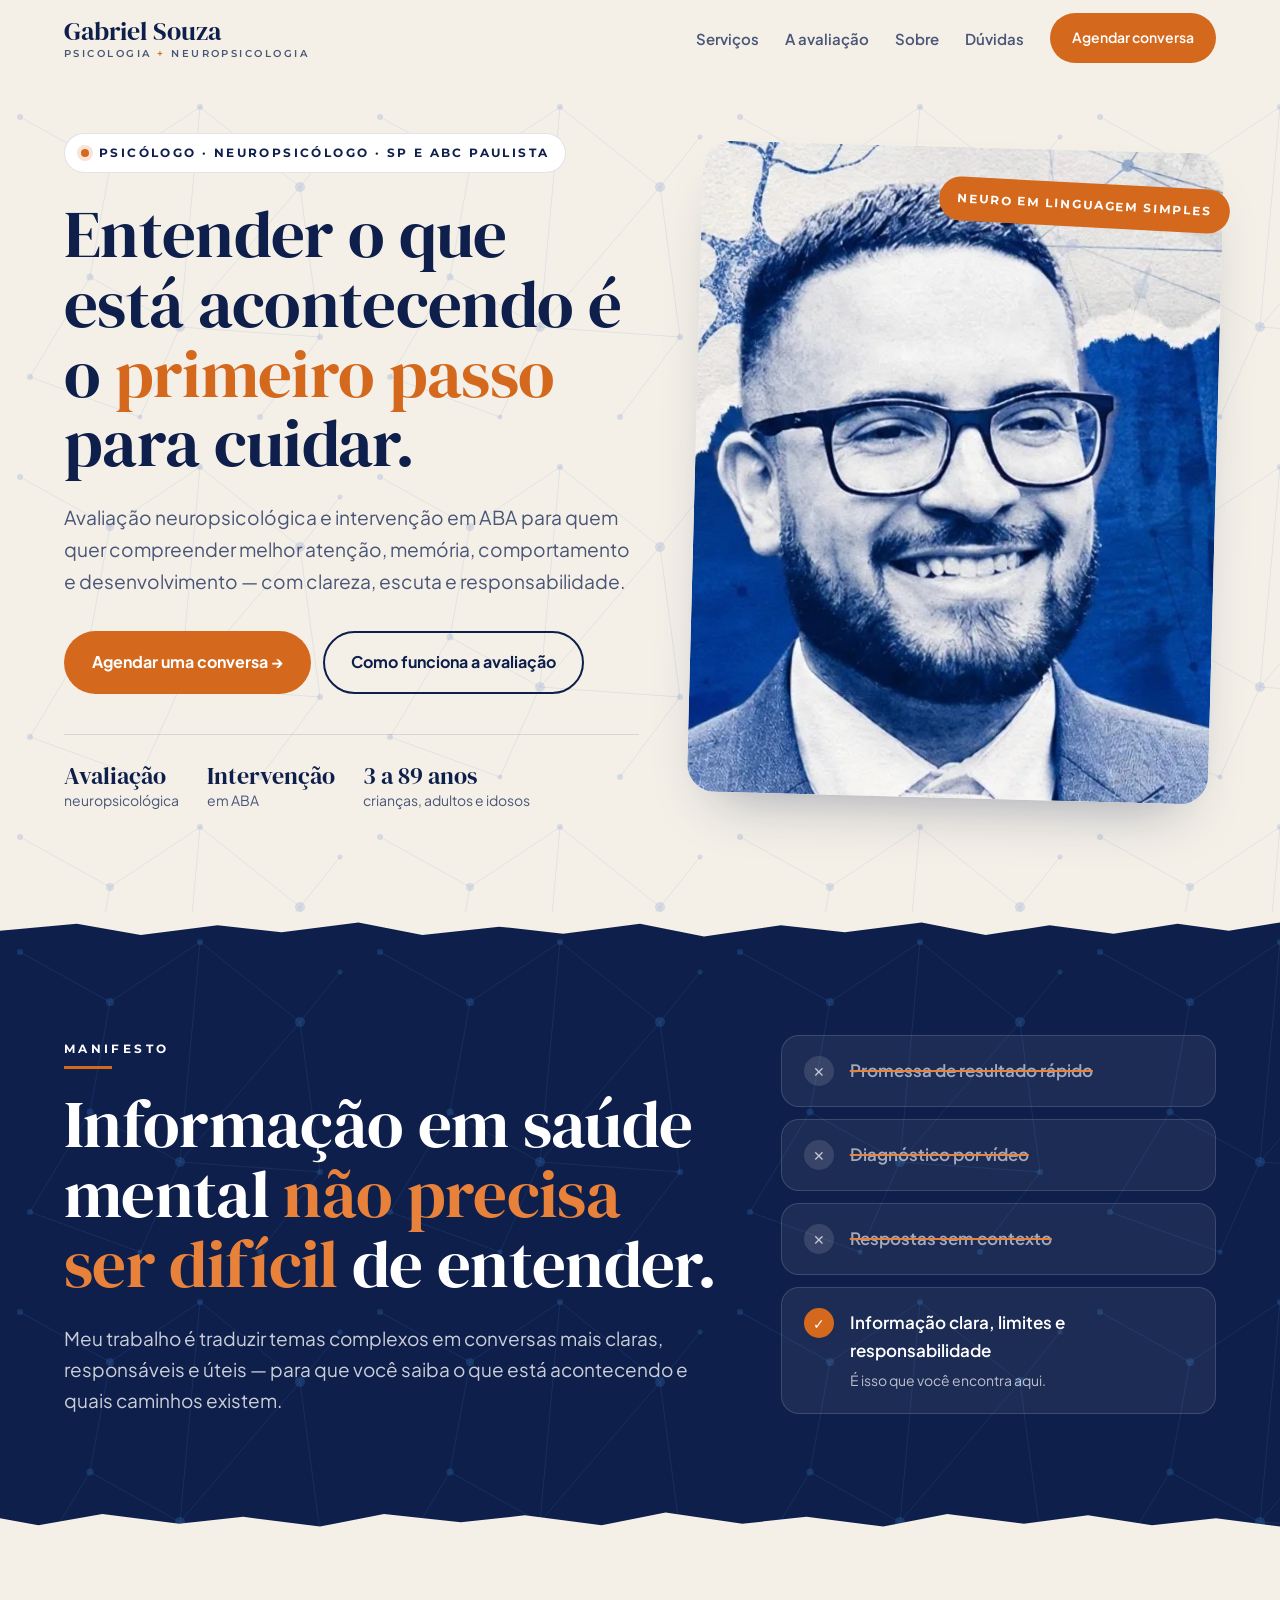
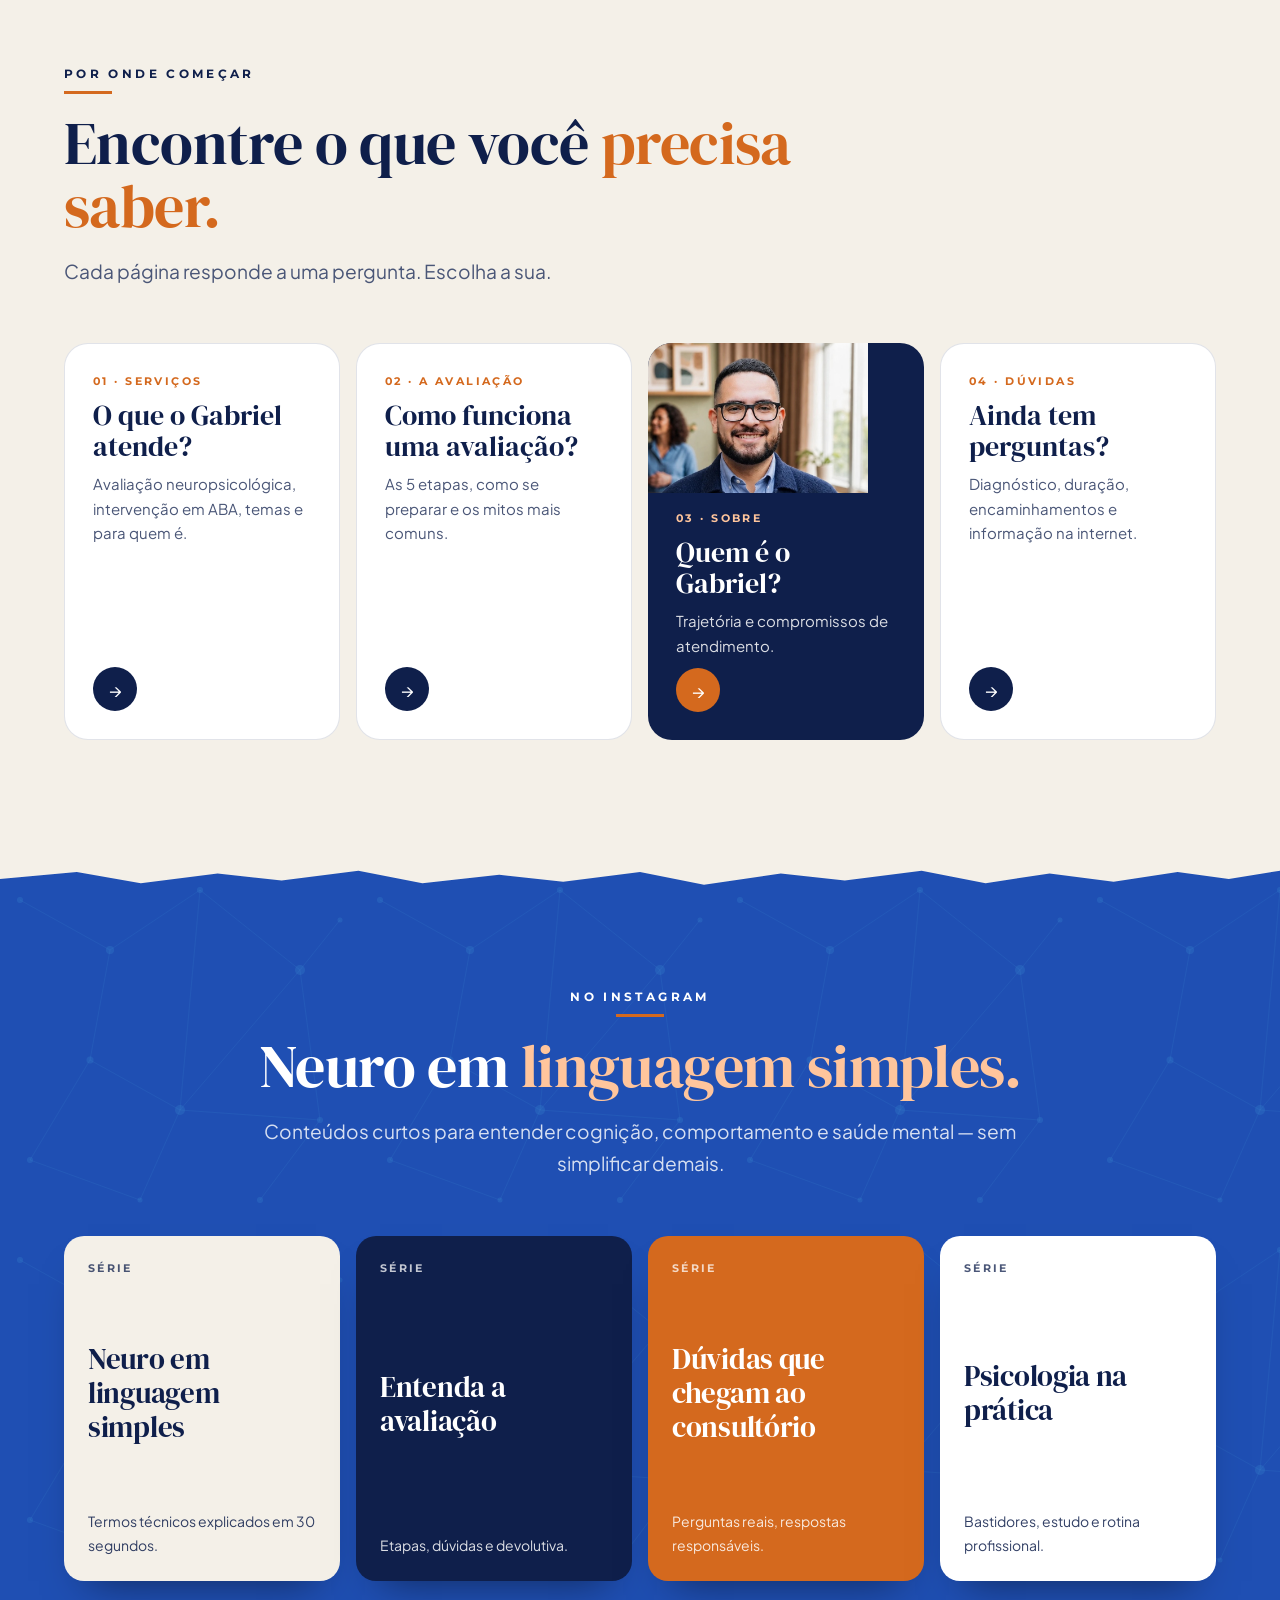
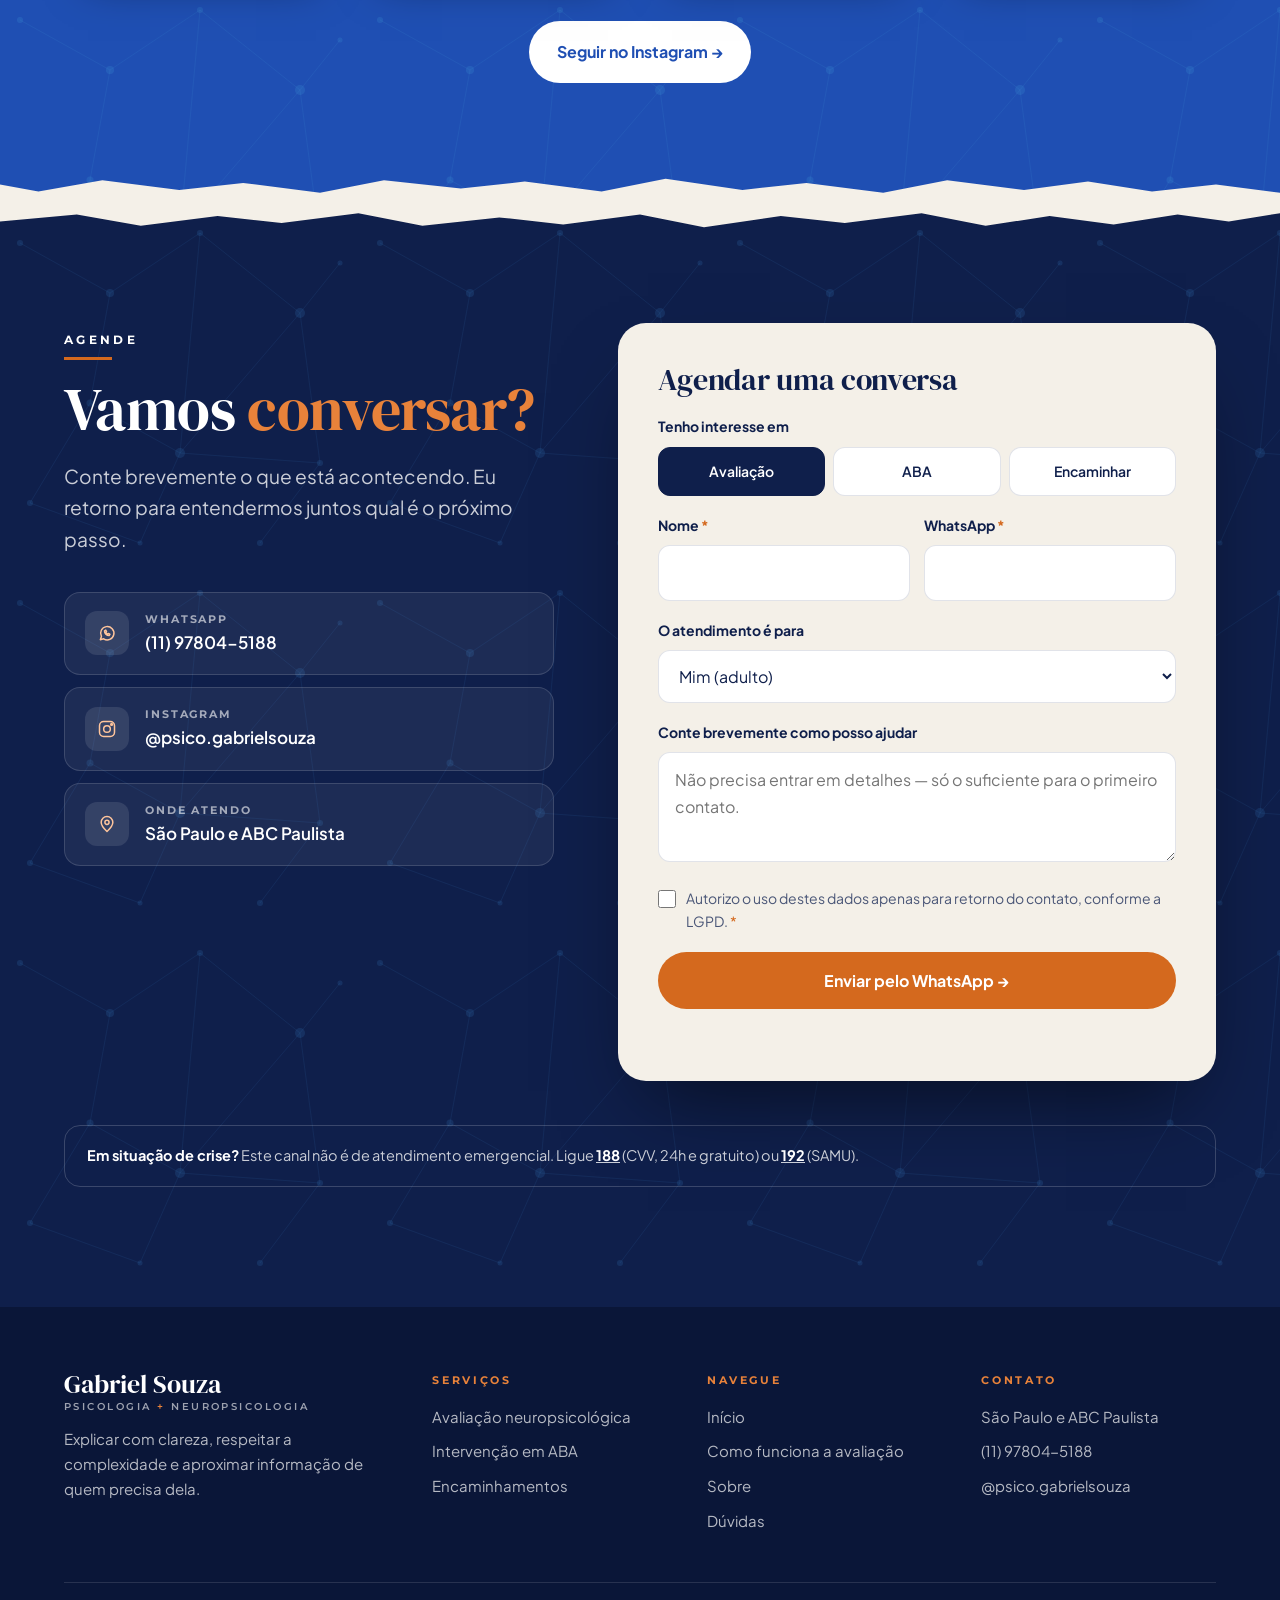
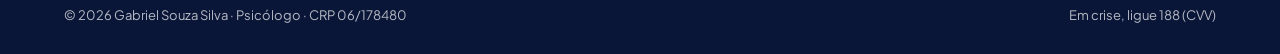
<file: index.html>
<!doctype html>
<html lang="pt-BR">
<head>
<meta charset="utf-8">
<meta name="viewport" content="width=device-width, initial-scale=1">
<title>Gabriel Souza | Psicólogo e Neuropsicólogo em São Paulo e ABC Paulista</title>
<meta name="description" content="Gabriel Souza, psicólogo e neuropsicólogo em São Paulo e no ABC Paulista. Avaliação neuropsicológica e intervenção em ABA — atenção, memória, comportamento e desenvolvimento explicados com clareza.">
<meta property="og:title" content="Gabriel Souza | Psicólogo e Neuropsicólogo em São Paulo e ABC Paulista">
<meta property="og:description" content="Gabriel Souza, psicólogo e neuropsicólogo em São Paulo e no ABC Paulista. Avaliação neuropsicológica e intervenção em ABA — atenção, memória, comportamento e desenvolvimento explicados com clareza.">
<meta property="og:type" content="website">
<meta property="og:image" content="https://www.gabrielsouzapsico.blog/img/gabriel-duo.jpg">
<meta property="og:url" content="https://www.gabrielsouzapsico.blog/">
<meta property="og:locale" content="pt_BR">
<meta property="og:site_name" content="Gabriel Souza | Psicologia + Neuropsicologia">
<meta name="twitter:card" content="summary_large_image">
<link rel="canonical" href="https://www.gabrielsouzapsico.blog/">
<meta name="robots" content="index, follow">
<meta name="theme-color" content="#0F1F4B">
<link rel="preconnect" href="https://fonts.googleapis.com">
<link rel="preconnect" href="https://fonts.gstatic.com" crossorigin>
<link href="https://fonts.googleapis.com/css2?family=DM+Serif+Display:ital@0;1&family=Montserrat:wght@500;600;700&family=Plus+Jakarta+Sans:wght@400;500;600;700&display=swap" rel="stylesheet">
<script type="application/ld+json">
{
  "@context": "https://schema.org",
  "@type": "Psychologist",
  "name": "Gabriel Souza Silva",
  "url": "https://www.gabrielsouzapsico.blog/",
  "image": "https://www.gabrielsouzapsico.blog/img/gabriel.jpg",
  "alternateName": "Gabriel Souza",
  "identifier": "CRP 06/178480",
  "description": "Psicólogo e neuropsicólogo. Avaliação neuropsicológica e intervenção em ABA.",
  "areaServed": [{"@type": "City", "name": "São Paulo"}, {"@type": "Place", "name": "ABC Paulista"}],
  "telephone": "+55-11-97804-5188",
  "sameAs": ["https://instagram.com/psico.gabrielsouza"],
  "knowsAbout": ["Neuropsicologia", "Avaliação neuropsicológica", "Análise do Comportamento Aplicada (ABA)", "Autismo", "Atenção", "Memória", "Funções executivas", "Desenvolvimento", "Neurodivergência"]
}
</script>
<link rel="stylesheet" href="css/style.css">
</head>
<body>
<a class="skip" href="#main">Pular para o conteúdo</a>

<header id="hdr">
  <nav class="wrap nav" aria-label="Principal">
    <a class="logo" href="index.html" aria-label="Gabriel Souza — início"><b>Gabriel Souza</b><span>Psicologia <i>+</i> Neuropsicologia</span></a>
    <button class="menu-btn" aria-expanded="false" aria-controls="menu" aria-label="Abrir menu"><span></span><span></span><span></span></button>
    <ul id="menu">
      <li><a href="servicos.html">Serviços</a></li>
      <li><a href="avaliacao.html">A avaliação</a></li>
      <li><a href="sobre.html">Sobre</a></li>
      <li><a href="duvidas.html">Dúvidas</a></li>
      <li><a class="btn btn-orange" href="#contato">Agendar conversa</a></li>
    </ul>
  </nav>
</header>

<main id="main">
  <!-- HERO -->
  <section class="hero" id="top">
    <div class="neural" aria-hidden="true"></div>
    <div class="wrap hero-grid">
      <div>
        <span class="tag"><i></i>Psicólogo · Neuropsicólogo · SP e ABC Paulista</span>
        <h1>Entender o que está acontecendo é o <span class="hl">primeiro passo</span> para cuidar.</h1>
        <p class="lead">Avaliação neuropsicológica e intervenção em ABA para quem quer compreender melhor atenção, memória, comportamento e desenvolvimento — com clareza, escuta e responsabilidade.</p>
        <div class="hero-ctas">
          <a class="btn btn-orange" href="#contato">Agendar uma conversa →</a>
          <a class="btn btn-line" href="avaliacao.html">Como funciona a avaliação</a>
        </div>
        <div class="hero-meta">
          <div><b>Avaliação</b>neuropsicológica</div>
          <div><b>Intervenção</b>em ABA</div>
          <div><b>3 a 89 anos</b>crianças, adultos e idosos</div>
        </div>
      </div>
      <div class="hero-art reveal">
        <div class="frame"><img src="img/gabriel-duo.jpg" alt="Retrato de Gabriel Souza sorrindo, em tons de azul, com ilustrações de neurônios ao fundo" width="1000" height="600" fetchpriority="high"></div>
        <span class="chip">Neuro em linguagem simples</span>
      </div>
    </div>
  </section>

  <!-- MANIFESTO -->
  <section class="manifesto on-dark">
    <div class="torn-top" aria-hidden="true"></div>
    <div class="neural" aria-hidden="true"></div>
    <div class="wrap">
      <div class="reveal">
        <span class="eyebrow light">Manifesto</span>
        <h2>Informação em saúde mental <span class="hl">não precisa ser difícil</span> de entender.</h2>
        <p>Meu trabalho é traduzir temas complexos em conversas mais claras, responsáveis e úteis — para que você saiba o que está acontecendo e quais caminhos existem.</p>
      </div>
      <div class="promise reveal" aria-label="O que você encontra aqui">
        <div><span class="x no">✕</span><div><b><s>Promessa de resultado rápido</s></b></div></div>
        <div><span class="x no">✕</span><div><b><s>Diagnóstico por vídeo</s></b></div></div>
        <div><span class="x no">✕</span><div><b><s>Respostas sem contexto</s></b></div></div>
        <div><span class="x yes">✓</span><div><b>Informação clara, limites e responsabilidade</b><span>É isso que você encontra aqui.</span></div></div>
      </div>
    </div>
    <div class="torn-bottom" aria-hidden="true"></div>
  </section>

  <!-- POR ONDE COMEÇAR -->
  <section id="comecar">
    <div class="wrap">
      <div class="sec-head reveal">
        <span class="eyebrow">Por onde começar</span>
        <h2>Encontre o que você <span class="hl">precisa saber.</span></h2>
        <p class="lead">Cada página responde a uma pergunta. Escolha a sua.</p>
      </div>
      <div class="doors">
        <a class="door reveal" href="servicos.html"><small>01 · Serviços</small><b>O que o Gabriel atende?</b><p>Avaliação neuropsicológica, intervenção em ABA, temas e para quem é.</p><span class="go" aria-hidden="true">→</span></a>
        <a class="door reveal" href="avaliacao.html"><small>02 · A avaliação</small><b>Como funciona uma avaliação?</b><p>As 5 etapas, como se preparar e os mitos mais comuns.</p><span class="go" aria-hidden="true">→</span></a>
        <a class="door photo reveal" href="sobre.html"><img src="img/gabriel.jpg" alt="" width="780" height="690" loading="lazy"><small>03 · Sobre</small><b>Quem é o Gabriel?</b><p>Trajetória e compromissos de atendimento.</p><span class="go" aria-hidden="true">→</span></a>
        <a class="door reveal" href="duvidas.html"><small>04 · Dúvidas</small><b>Ainda tem perguntas?</b><p>Diagnóstico, duração, encaminhamentos e informação na internet.</p><span class="go" aria-hidden="true">→</span></a>
      </div>
    </div>
  </section>

  <!-- SÉRIES -->
  <section class="series on-dark" id="conteudos" style="margin-top:0">
    <div class="torn-top" aria-hidden="true"></div>
    <div class="neural" aria-hidden="true"></div>
    <div class="wrap">
      <div class="sec-head center reveal">
        <span class="eyebrow light">No Instagram</span>
        <h2>Neuro em <span style="color:#FFC59C">linguagem simples.</span></h2>
        <p class="lead">Conteúdos curtos para entender cognição, comportamento e saúde mental — sem simplificar demais.</p>
      </div>
      <div class="series-grid">
        <div class="ser reveal"><small>Série</small><h3>Neuro em linguagem simples</h3><p>Termos técnicos explicados em 30 segundos.</p></div>
        <div class="ser reveal"><small>Série</small><h3>Entenda a avaliação</h3><p>Etapas, dúvidas e devolutiva.</p></div>
        <div class="ser reveal"><small>Série</small><h3>Dúvidas que chegam ao consultório</h3><p>Perguntas reais, respostas responsáveis.</p></div>
        <div class="ser reveal"><small>Série</small><h3>Psicologia na prática</h3><p>Bastidores, estudo e rotina profissional.</p></div>
      </div>
      <div class="series-foot reveal"><a class="btn btn-white" id="ig-link" href="#" target="_blank" rel="noopener">Seguir no Instagram →</a></div>
    </div>
    <div class="torn-bottom" aria-hidden="true"></div>
  </section>

  <!-- CONTATO -->
  <section class="contact on-dark" id="contato">
    <div class="torn-top" aria-hidden="true"></div>
    <div class="neural" aria-hidden="true"></div>
    <div class="wrap">
      <div class="contact-grid">
        <div class="reveal">
          <span class="eyebrow light">Agende</span>
          <h2>Vamos <span style="color:var(--orange-2)">conversar?</span></h2>
          <p class="lead">Conte brevemente o que está acontecendo. Eu retorno para entendermos juntos qual é o próximo passo.</p>
          <div class="info">
            <a id="wa-card" href="#" target="_blank" rel="noopener">
              <span class="ico"><svg viewBox="0 0 24 24"><path d="M4 20l1.3-3.9A8 8 0 1 1 8 19z"/><path d="M9 9.5c0 3 2.5 5.5 5.5 5.5l1-1.5-2-1-1 1a4 4 0 0 1-2-2l1-1-1-2z"/></svg></span>
              <span><small>WhatsApp</small><strong data-cfg="whatsappLabel">(11) 97804-5188</strong></span>
            </a>
            <a id="ig-card" href="#" target="_blank" rel="noopener">
              <span class="ico"><svg viewBox="0 0 24 24"><rect x="3" y="3" width="18" height="18" rx="5"/><circle cx="12" cy="12" r="4"/><circle cx="17.5" cy="6.5" r="1"/></svg></span>
              <span><small>Instagram</small><strong data-cfg="instagram">@psico.gabrielsouza</strong></span>
            </a>
            <div>
              <span class="ico"><svg viewBox="0 0 24 24"><path d="M12 21s-7-6.2-7-11a7 7 0 0 1 14 0c0 4.8-7 11-7 11z"/><circle cx="12" cy="10" r="2.5"/></svg></span>
              <span><small>Onde atendo</small><strong>São Paulo e ABC Paulista</strong></span>
            </div>
          </div>
        </div>

        <form class="reveal" id="contact-form" novalidate>
          <h3>Agendar uma conversa</h3>
          <fieldset>
            <legend>Tenho interesse em</legend>
            <div class="seg">
              <input type="radio" name="servico" id="s1" value="Avaliação neuropsicológica" checked><label for="s1">Avaliação</label>
              <input type="radio" name="servico" id="s2" value="Intervenção em ABA"><label for="s2">ABA</label>
              <input type="radio" name="servico" id="s3" value="Encaminhamento profissional"><label for="s3">Encaminhar</label>
            </div>
          </fieldset>
          <div class="row">
            <div><label for="nome">Nome <span class="req">*</span></label><input type="text" id="nome" name="nome" autocomplete="name" required></div>
            <div><label for="tel">WhatsApp <span class="req">*</span></label><input type="tel" id="tel" name="tel" autocomplete="tel" required></div>
          </div>
          <div><label for="para">O atendimento é para</label>
            <select id="para" name="para"><option>Mim (adulto)</option><option>Meu filho ou filha</option><option>Outra pessoa da família</option><option>Sou profissional e quero encaminhar</option></select>
          </div>
          <div><label for="msg">Conte brevemente como posso ajudar</label><textarea id="msg" name="msg" placeholder="Não precisa entrar em detalhes — só o suficiente para o primeiro contato."></textarea></div>
          <div class="consent">
            <input type="checkbox" id="lgpd" required>
            <label for="lgpd">Autorizo o uso destes dados apenas para retorno do contato, conforme a LGPD. <span class="req">*</span></label>
          </div>
          <button class="btn btn-orange" type="submit">Enviar pelo WhatsApp →</button>
          <p class="form-msg" role="status" aria-live="polite"></p>
        </form>
      </div>
      <p class="notice reveal"><strong>Em situação de crise?</strong> Este canal não é de atendimento emergencial. Ligue <a href="tel:188"><strong>188</strong></a> (CVV, 24h e gratuito) ou <a href="tel:192"><strong>192</strong></a> (SAMU).</p>
    </div>
  </section>
</main>

<footer>
  <div class="wrap">
    <div class="foot">
      <div>
        <a class="logo" href="index.html"><b>Gabriel Souza</b><span>Psicologia <i style="color:var(--orange-2)">+</i> Neuropsicologia</span></a>
        <p>Explicar com clareza, respeitar a complexidade e aproximar informação de quem precisa dela.</p>
      </div>
      <div>
        <h4>Serviços</h4>
        <ul><li><a href="servicos.html#avaliacao-neuro">Avaliação neuropsicológica</a></li><li><a href="servicos.html#aba">Intervenção em ABA</a></li><li><a href="servicos.html#para-quem">Encaminhamentos</a></li></ul>
      </div>
      <div>
        <h4>Navegue</h4>
        <ul><li><a href="index.html">Início</a></li><li><a href="avaliacao.html">Como funciona a avaliação</a></li><li><a href="sobre.html">Sobre</a></li><li><a href="duvidas.html">Dúvidas</a></li></ul>
      </div>
      <div>
        <h4>Contato</h4>
        <ul><li>São Paulo e ABC Paulista</li><li><a class="wa-link" href="#" target="_blank" rel="noopener" data-cfg="whatsappLabel">(11) 97804-5188</a></li><li><a class="ig-link" href="#" target="_blank" rel="noopener" data-cfg="instagram">@psico.gabrielsouza</a></li></ul>
      </div>
    </div>
    <div class="legal">
      <span>© 2026 Gabriel Souza Silva · Psicólogo · <span data-cfg="crp">CRP 06/178480</span></span>
      <span>Em crise, ligue 188 (CVV)</span>
    </div>
  </div>
</footer>

<div class="mbar" id="mbar">
  <a class="btn btn-line wa-link" href="#" target="_blank" rel="noopener">WhatsApp</a>
  <a class="btn btn-orange" href="#contato">Agendar conversa</a>
</div>

<script src="js/main.js"></script>
</body>
</html>
</file>
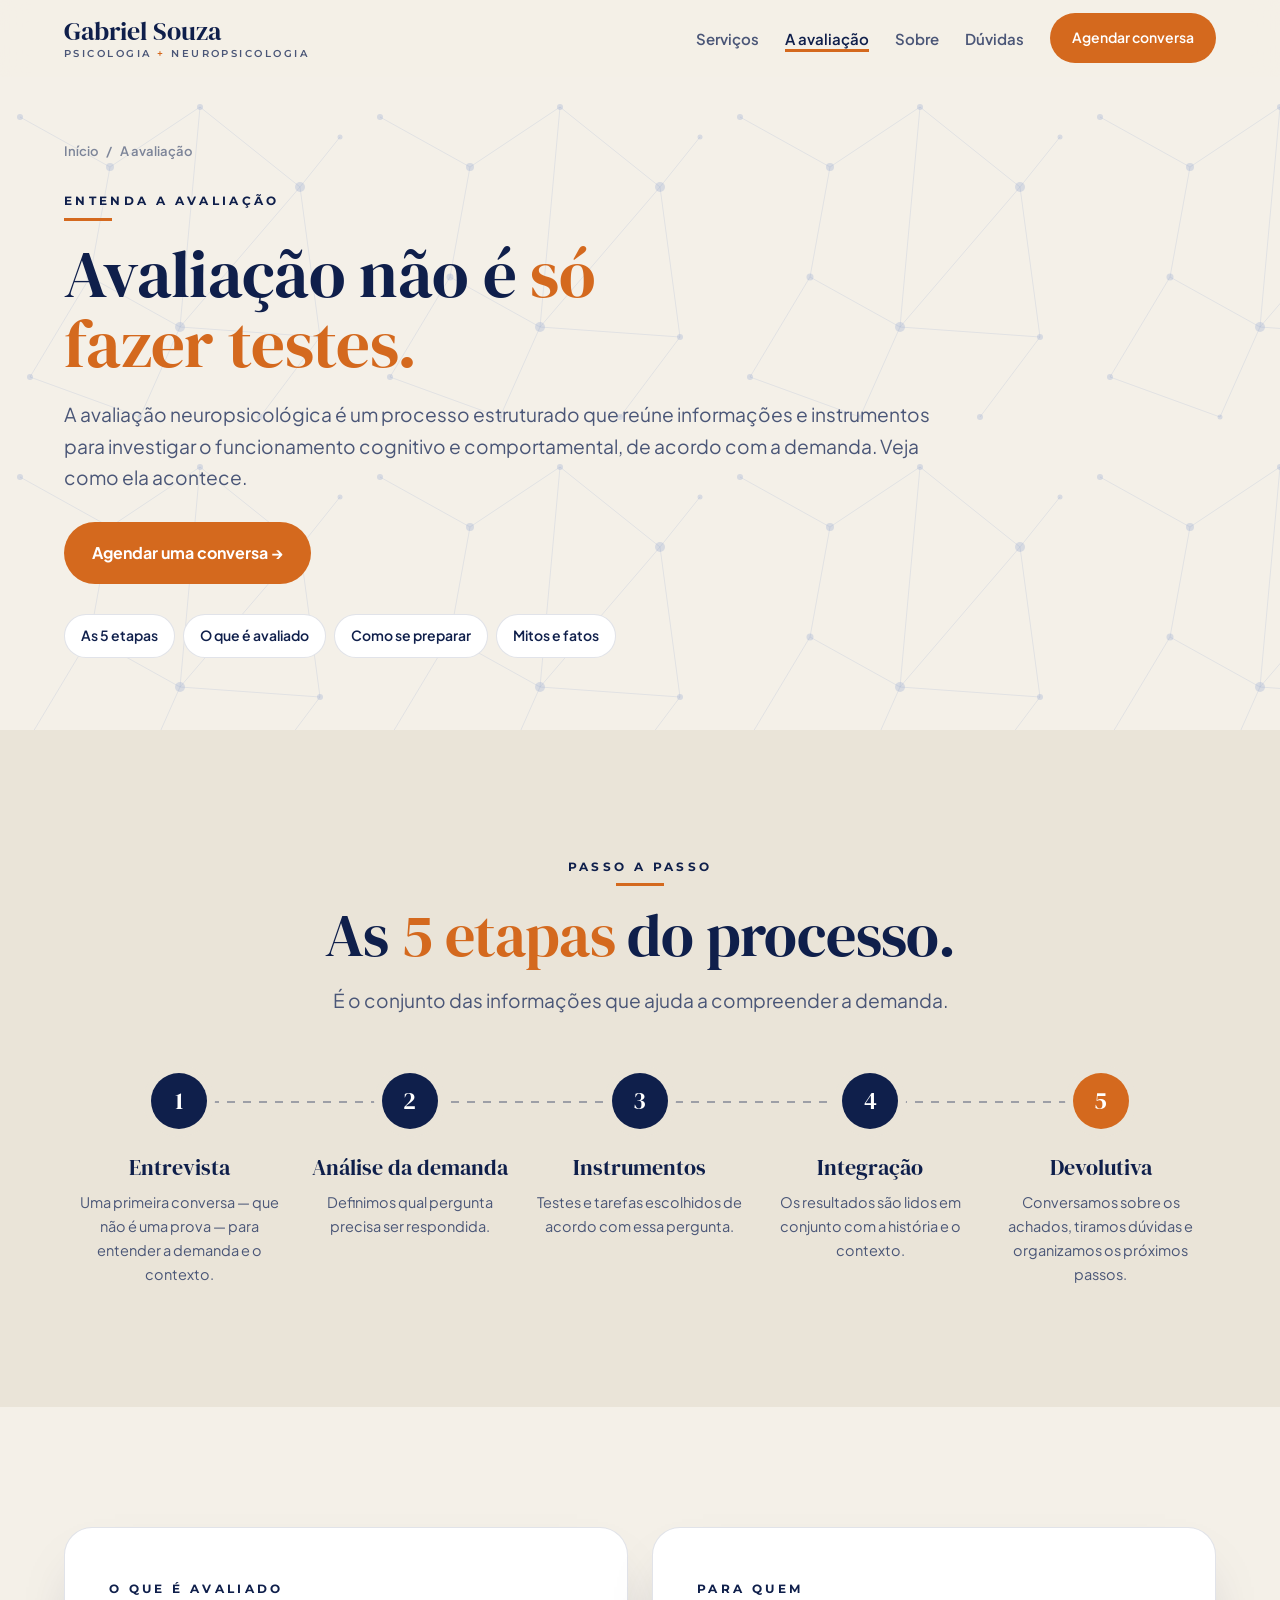
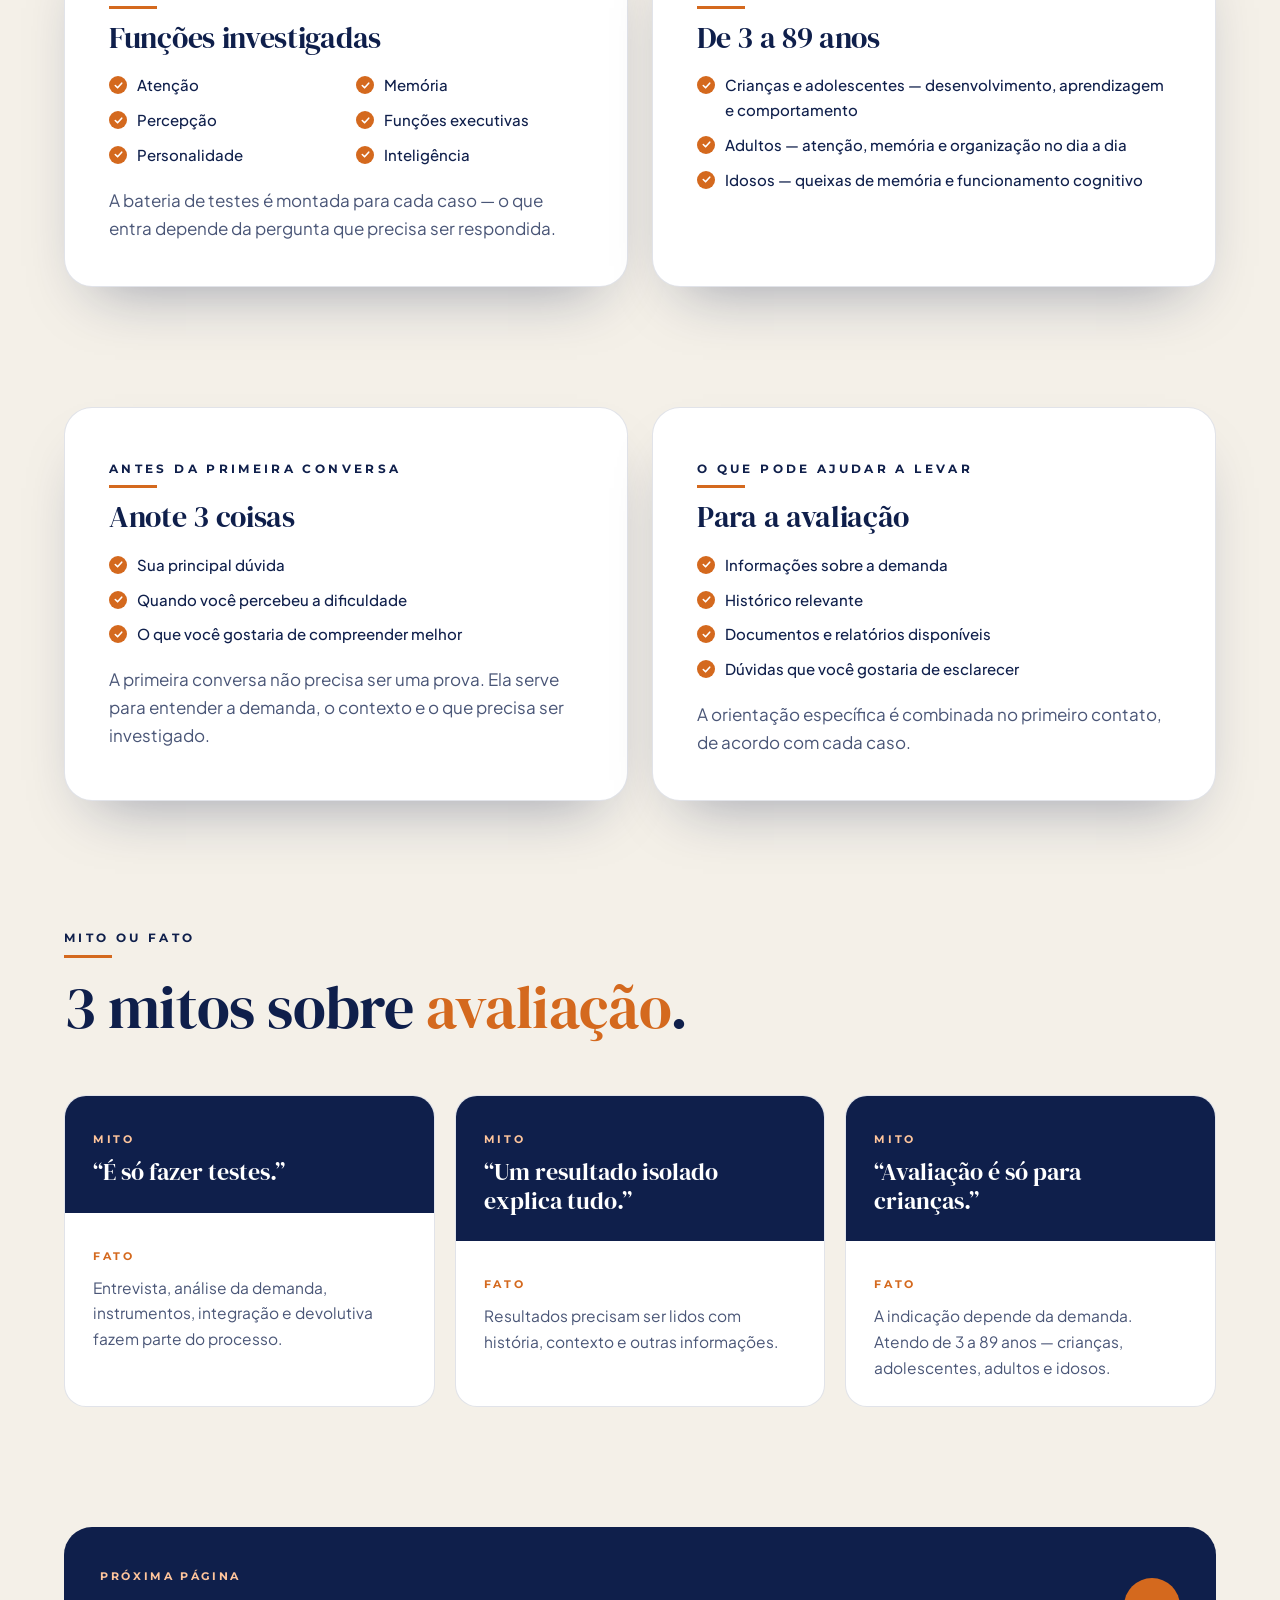
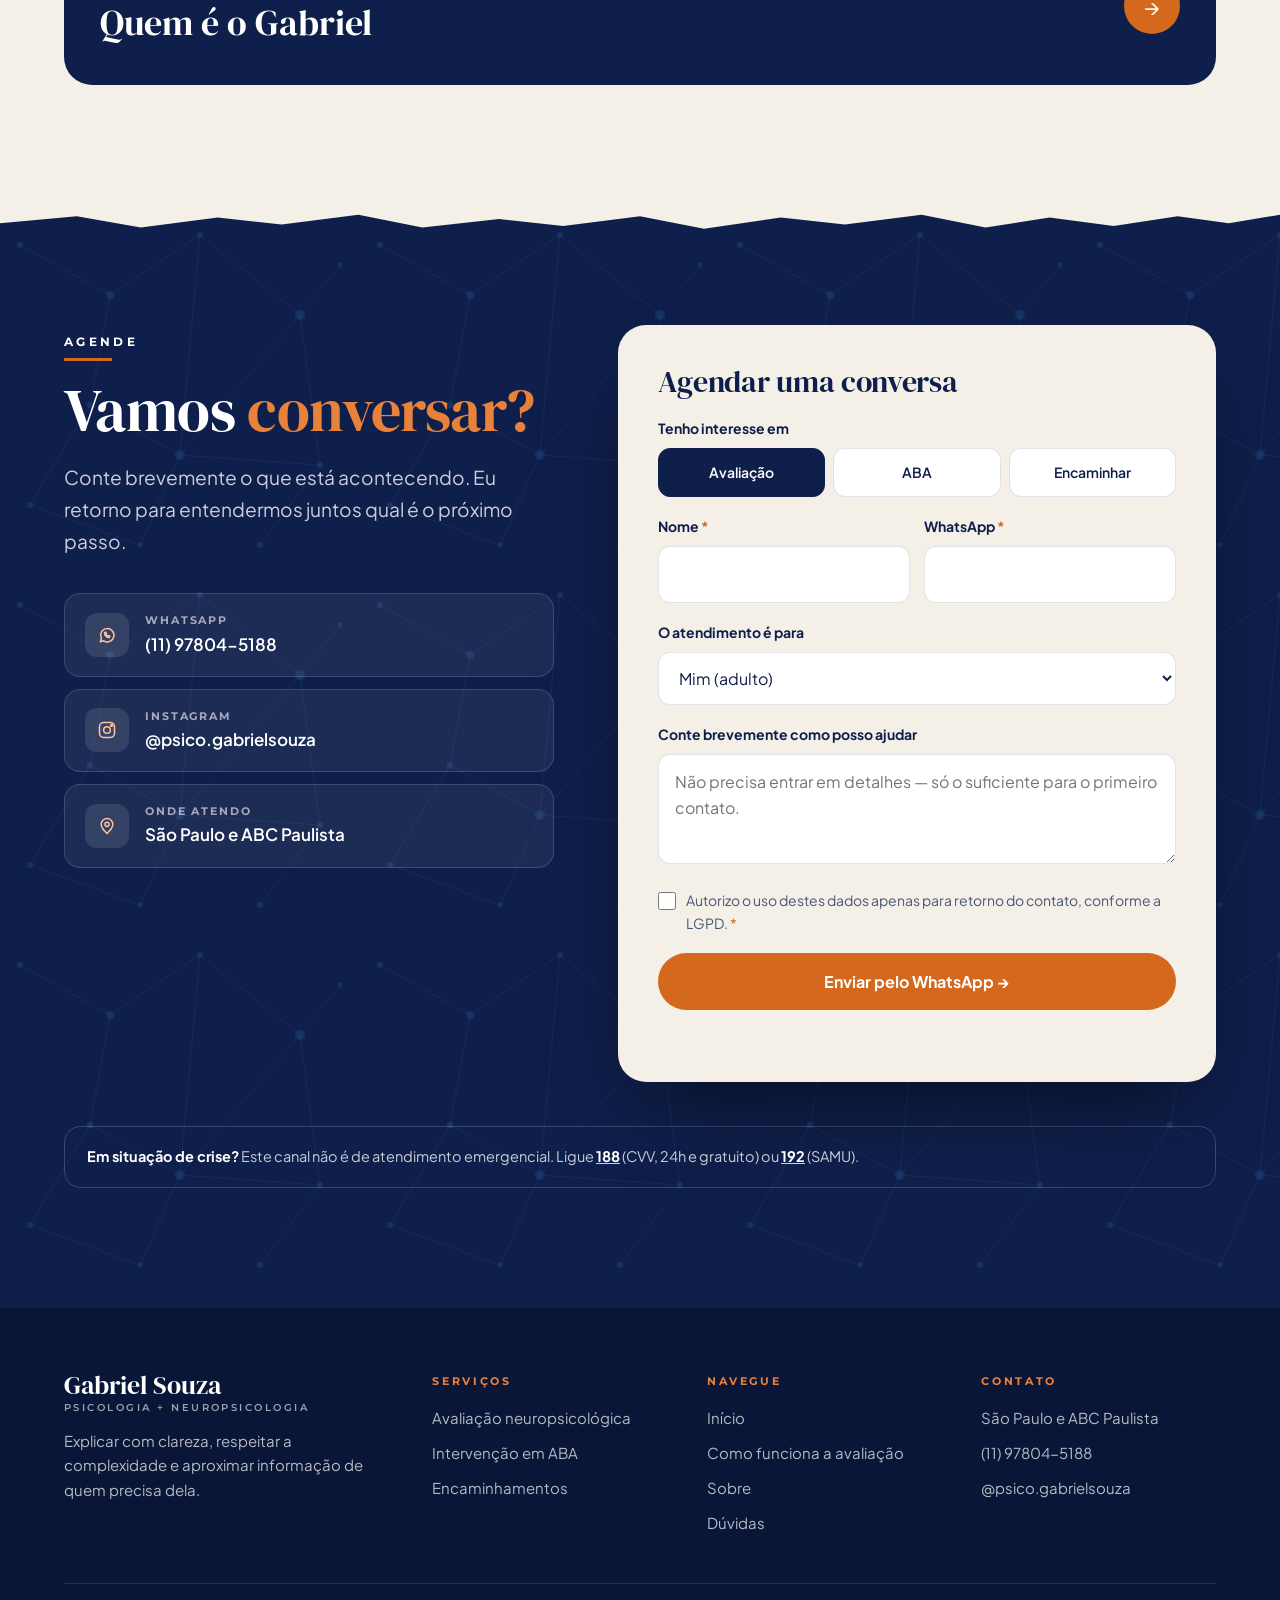
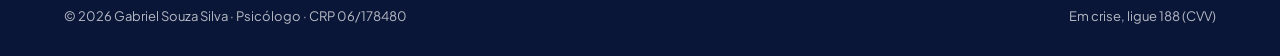
<file: avaliacao.html>
<!doctype html>
<html lang="pt-BR">
<head>
<meta charset="utf-8">
<meta name="viewport" content="width=device-width, initial-scale=1">
<title>Avaliação neuropsicológica: como funciona | Gabriel Souza</title>
<meta name="description" content="Entenda as 5 etapas da avaliação neuropsicológica: entrevista, análise da demanda, instrumentos, integração e devolutiva. Como se preparar e mitos comuns.">
<meta property="og:title" content="Avaliação neuropsicológica: como funciona | Gabriel Souza">
<meta property="og:description" content="Entenda as 5 etapas da avaliação neuropsicológica: entrevista, análise da demanda, instrumentos, integração e devolutiva. Como se preparar e mitos comuns.">
<meta property="og:type" content="website">
<meta property="og:image" content="https://www.gabrielsouzapsico.blog/img/gabriel-duo.jpg">
<meta property="og:url" content="https://www.gabrielsouzapsico.blog/avaliacao.html">
<meta property="og:locale" content="pt_BR">
<meta property="og:site_name" content="Gabriel Souza | Psicologia + Neuropsicologia">
<meta name="twitter:card" content="summary_large_image">
<link rel="canonical" href="https://www.gabrielsouzapsico.blog/avaliacao.html">
<meta name="robots" content="index, follow">
<meta name="theme-color" content="#0F1F4B">
<link rel="preconnect" href="https://fonts.googleapis.com">
<link rel="preconnect" href="https://fonts.gstatic.com" crossorigin>
<link href="https://fonts.googleapis.com/css2?family=DM+Serif+Display:ital@0;1&family=Montserrat:wght@500;600;700&family=Plus+Jakarta+Sans:wght@400;500;600;700&display=swap" rel="stylesheet">
<script type="application/ld+json">
{
  "@context": "https://schema.org",
  "@type": "Psychologist",
  "name": "Gabriel Souza Silva",
  "url": "https://www.gabrielsouzapsico.blog/",
  "image": "https://www.gabrielsouzapsico.blog/img/gabriel.jpg",
  "alternateName": "Gabriel Souza",
  "identifier": "CRP 06/178480",
  "description": "Psicólogo e neuropsicólogo. Avaliação neuropsicológica e intervenção em ABA.",
  "areaServed": [{"@type": "City", "name": "São Paulo"}, {"@type": "Place", "name": "ABC Paulista"}],
  "telephone": "+55-11-97804-5188",
  "sameAs": ["https://instagram.com/psico.gabrielsouza"],
  "knowsAbout": ["Neuropsicologia", "Avaliação neuropsicológica", "Análise do Comportamento Aplicada (ABA)", "Autismo", "Atenção", "Memória", "Funções executivas", "Desenvolvimento", "Neurodivergência"]
}
</script>
<link rel="stylesheet" href="css/style.css">
</head>
<body>
<a class="skip" href="#main">Pular para o conteúdo</a>

<header id="hdr">
  <nav class="wrap nav" aria-label="Principal">
    <a class="logo" href="index.html" aria-label="Gabriel Souza — início"><b>Gabriel Souza</b><span>Psicologia <i>+</i> Neuropsicologia</span></a>
    <button class="menu-btn" aria-expanded="false" aria-controls="menu" aria-label="Abrir menu"><span></span><span></span><span></span></button>
    <ul id="menu">
      <li><a href="servicos.html">Serviços</a></li>
      <li><a href="avaliacao.html" aria-current="page">A avaliação</a></li>
      <li><a href="sobre.html">Sobre</a></li>
      <li><a href="duvidas.html">Dúvidas</a></li>
      <li><a class="btn btn-orange" href="#contato">Agendar conversa</a></li>
    </ul>
  </nav>
</header>

<main id="main">
  <section class="page-hero">
    <div class="neural" aria-hidden="true"></div>
    <div class="wrap">
      <nav class="crumbs" aria-label="Você está em"><a href="index.html">Início</a><span aria-hidden="true">/</span><span>A avaliação</span></nav>
      <span class="eyebrow">Entenda a avaliação</span>
      <h1>Avaliação não é <span class="hl">só fazer testes.</span></h1>
      <p class="lead">A avaliação neuropsicológica é um processo estruturado que reúne informações e instrumentos para investigar o funcionamento cognitivo e comportamental, de acordo com a demanda. Veja como ela acontece.</p>
        <div class="hero-ctas"><a class="btn btn-orange" href="#contato">Agendar uma conversa →</a></div>
        <ul class="jump"><li><a href="#etapas">As 5 etapas</a></li><li><a href="#o-que-avalia">O que é avaliado</a></li><li><a href="#preparar">Como se preparar</a></li><li><a href="#mitos">Mitos e fatos</a></li></ul>
    </div>
  </section>
  <section class="process" id="etapas">
    <div class="wrap">
      <div class="sec-head center reveal">
        <span class="eyebrow">Passo a passo</span>
        <h2>As <span class="hl">5 etapas</span> do processo.</h2>
        <p class="lead">É o conjunto das informações que ajuda a compreender a demanda.</p>
      </div>
      <ol class="steps reveal">
        <li><b>Entrevista</b><p>Uma primeira conversa — que não é uma prova — para entender a demanda e o contexto.</p></li>
        <li><b>Análise da demanda</b><p>Definimos qual pergunta precisa ser respondida.</p></li>
        <li><b>Instrumentos</b><p>Testes e tarefas escolhidos de acordo com essa pergunta.</p></li>
        <li><b>Integração</b><p>Os resultados são lidos em conjunto com a história e o contexto.</p></li>
        <li><b>Devolutiva</b><p>Conversamos sobre os achados, tiramos dúvidas e organizamos os próximos passos.</p></li>
      </ol>
    </div>
  </section>

  <section id="o-que-avalia">
    <div class="wrap two">
      <div class="box reveal">
        <span class="eyebrow">O que é avaliado</span>
        <h3>Funções investigadas</h3>
        <ul class="checks two-col">
          <li>Atenção</li><li>Memória</li><li>Percepção</li><li>Funções executivas</li><li>Personalidade</li><li>Inteligência</li>
        </ul>
        <p style="margin-top:18px">A bateria de testes é montada para cada caso — o que entra depende da pergunta que precisa ser respondida.</p>
      </div>
      <div class="box reveal">
        <span class="eyebrow">Para quem</span>
        <h3>De 3 a 89 anos</h3>
        <ul class="checks">
          <li>Crianças e adolescentes — desenvolvimento, aprendizagem e comportamento</li>
          <li>Adultos — atenção, memória e organização no dia a dia</li>
          <li>Idosos — queixas de memória e funcionamento cognitivo</li>
        </ul>
      </div>
    </div>
  </section>

  <section id="preparar" style="padding-top:0">
    <div class="wrap two">
      <div class="box reveal">
        <span class="eyebrow">Antes da primeira conversa</span>
        <h3>Anote 3 coisas</h3>
        <ul class="checks">
          <li>Sua principal dúvida</li>
          <li>Quando você percebeu a dificuldade</li>
          <li>O que você gostaria de compreender melhor</li>
        </ul>
        <p style="margin-top:18px">A primeira conversa não precisa ser uma prova. Ela serve para entender a demanda, o contexto e o que precisa ser investigado.</p>
      </div>
      <div class="box reveal">
        <span class="eyebrow">O que pode ajudar a levar</span>
        <h3>Para a avaliação</h3>
        <ul class="checks">
          <li>Informações sobre a demanda</li>
          <li>Histórico relevante</li>
          <li>Documentos e relatórios disponíveis</li>
          <li>Dúvidas que você gostaria de esclarecer</li>
        </ul>
        <p style="margin-top:18px">A orientação específica é combinada no primeiro contato, de acordo com cada caso.</p>
      </div>
    </div>
  </section>

  <!-- MITOS -->
  <section id="mitos" style="padding-top:0">
    <div class="wrap">
      <div class="sec-head reveal">
        <span class="eyebrow">Mito ou fato</span>
        <h2>3 mitos sobre <span class="hl">avaliação</span>.</h2>
      </div>
      <div class="myths">
        <div class="myth reveal"><div class="m"><small>Mito</small><p>“É só fazer testes.”</p></div><div class="f"><small>Fato</small><p>Entrevista, análise da demanda, instrumentos, integração e devolutiva fazem parte do processo.</p></div></div>
        <div class="myth reveal"><div class="m"><small>Mito</small><p>“Um resultado isolado explica tudo.”</p></div><div class="f"><small>Fato</small><p>Resultados precisam ser lidos com história, contexto e outras informações.</p></div></div>
        <div class="myth reveal"><div class="m"><small>Mito</small><p>“Avaliação é só para crianças.”</p></div><div class="f"><small>Fato</small><p>A indicação depende da demanda. Atendo de 3 a 89 anos — crianças, adolescentes, adultos e idosos.</p></div></div>
      </div>
    </div>
  </section>

  <section style="padding-top:0">
    <div class="wrap"><a class="next reveal" href="sobre.html"><div><small>Próxima página</small><b>Quem é o Gabriel</b></div><span class="arrow" aria-hidden="true">→</span></a></div>
  </section>
  <!-- CONTATO -->
  <section class="contact on-dark" id="contato">
    <div class="torn-top" aria-hidden="true"></div>
    <div class="neural" aria-hidden="true"></div>
    <div class="wrap">
      <div class="contact-grid">
        <div class="reveal">
          <span class="eyebrow light">Agende</span>
          <h2>Vamos <span style="color:var(--orange-2)">conversar?</span></h2>
          <p class="lead">Conte brevemente o que está acontecendo. Eu retorno para entendermos juntos qual é o próximo passo.</p>
          <div class="info">
            <a id="wa-card" href="#" target="_blank" rel="noopener">
              <span class="ico"><svg viewBox="0 0 24 24"><path d="M4 20l1.3-3.9A8 8 0 1 1 8 19z"/><path d="M9 9.5c0 3 2.5 5.5 5.5 5.5l1-1.5-2-1-1 1a4 4 0 0 1-2-2l1-1-1-2z"/></svg></span>
              <span><small>WhatsApp</small><strong data-cfg="whatsappLabel">(11) 97804-5188</strong></span>
            </a>
            <a id="ig-card" href="#" target="_blank" rel="noopener">
              <span class="ico"><svg viewBox="0 0 24 24"><rect x="3" y="3" width="18" height="18" rx="5"/><circle cx="12" cy="12" r="4"/><circle cx="17.5" cy="6.5" r="1"/></svg></span>
              <span><small>Instagram</small><strong data-cfg="instagram">@psico.gabrielsouza</strong></span>
            </a>
            <div>
              <span class="ico"><svg viewBox="0 0 24 24"><path d="M12 21s-7-6.2-7-11a7 7 0 0 1 14 0c0 4.8-7 11-7 11z"/><circle cx="12" cy="10" r="2.5"/></svg></span>
              <span><small>Onde atendo</small><strong>São Paulo e ABC Paulista</strong></span>
            </div>
          </div>
        </div>

        <form class="reveal" id="contact-form" novalidate>
          <h3>Agendar uma conversa</h3>
          <fieldset>
            <legend>Tenho interesse em</legend>
            <div class="seg">
              <input type="radio" name="servico" id="s1" value="Avaliação neuropsicológica" checked><label for="s1">Avaliação</label>
              <input type="radio" name="servico" id="s2" value="Intervenção em ABA"><label for="s2">ABA</label>
              <input type="radio" name="servico" id="s3" value="Encaminhamento profissional"><label for="s3">Encaminhar</label>
            </div>
          </fieldset>
          <div class="row">
            <div><label for="nome">Nome <span class="req">*</span></label><input type="text" id="nome" name="nome" autocomplete="name" required></div>
            <div><label for="tel">WhatsApp <span class="req">*</span></label><input type="tel" id="tel" name="tel" autocomplete="tel" required></div>
          </div>
          <div><label for="para">O atendimento é para</label>
            <select id="para" name="para"><option>Mim (adulto)</option><option>Meu filho ou filha</option><option>Outra pessoa da família</option><option>Sou profissional e quero encaminhar</option></select>
          </div>
          <div><label for="msg">Conte brevemente como posso ajudar</label><textarea id="msg" name="msg" placeholder="Não precisa entrar em detalhes — só o suficiente para o primeiro contato."></textarea></div>
          <div class="consent">
            <input type="checkbox" id="lgpd" required>
            <label for="lgpd">Autorizo o uso destes dados apenas para retorno do contato, conforme a LGPD. <span class="req">*</span></label>
          </div>
          <button class="btn btn-orange" type="submit">Enviar pelo WhatsApp →</button>
          <p class="form-msg" role="status" aria-live="polite"></p>
        </form>
      </div>
      <p class="notice reveal"><strong>Em situação de crise?</strong> Este canal não é de atendimento emergencial. Ligue <a href="tel:188"><strong>188</strong></a> (CVV, 24h e gratuito) ou <a href="tel:192"><strong>192</strong></a> (SAMU).</p>
    </div>
  </section>
</main>

<footer>
  <div class="wrap">
    <div class="foot">
      <div>
        <a class="logo" href="index.html"><b>Gabriel Souza</b><span>Psicologia <i style="color:var(--orange-2)">+</i> Neuropsicologia</span></a>
        <p>Explicar com clareza, respeitar a complexidade e aproximar informação de quem precisa dela.</p>
      </div>
      <div>
        <h4>Serviços</h4>
        <ul><li><a href="servicos.html#avaliacao-neuro">Avaliação neuropsicológica</a></li><li><a href="servicos.html#aba">Intervenção em ABA</a></li><li><a href="servicos.html#para-quem">Encaminhamentos</a></li></ul>
      </div>
      <div>
        <h4>Navegue</h4>
        <ul><li><a href="index.html">Início</a></li><li><a href="avaliacao.html">Como funciona a avaliação</a></li><li><a href="sobre.html">Sobre</a></li><li><a href="duvidas.html">Dúvidas</a></li></ul>
      </div>
      <div>
        <h4>Contato</h4>
        <ul><li>São Paulo e ABC Paulista</li><li><a class="wa-link" href="#" target="_blank" rel="noopener" data-cfg="whatsappLabel">(11) 97804-5188</a></li><li><a class="ig-link" href="#" target="_blank" rel="noopener" data-cfg="instagram">@psico.gabrielsouza</a></li></ul>
      </div>
    </div>
    <div class="legal">
      <span>© 2026 Gabriel Souza Silva · Psicólogo · <span data-cfg="crp">CRP 06/178480</span></span>
      <span>Em crise, ligue 188 (CVV)</span>
    </div>
  </div>
</footer>

<div class="mbar" id="mbar">
  <a class="btn btn-line wa-link" href="#" target="_blank" rel="noopener">WhatsApp</a>
  <a class="btn btn-orange" href="#contato">Agendar conversa</a>
</div>

<script src="js/main.js"></script>
</body>
</html>
</file>
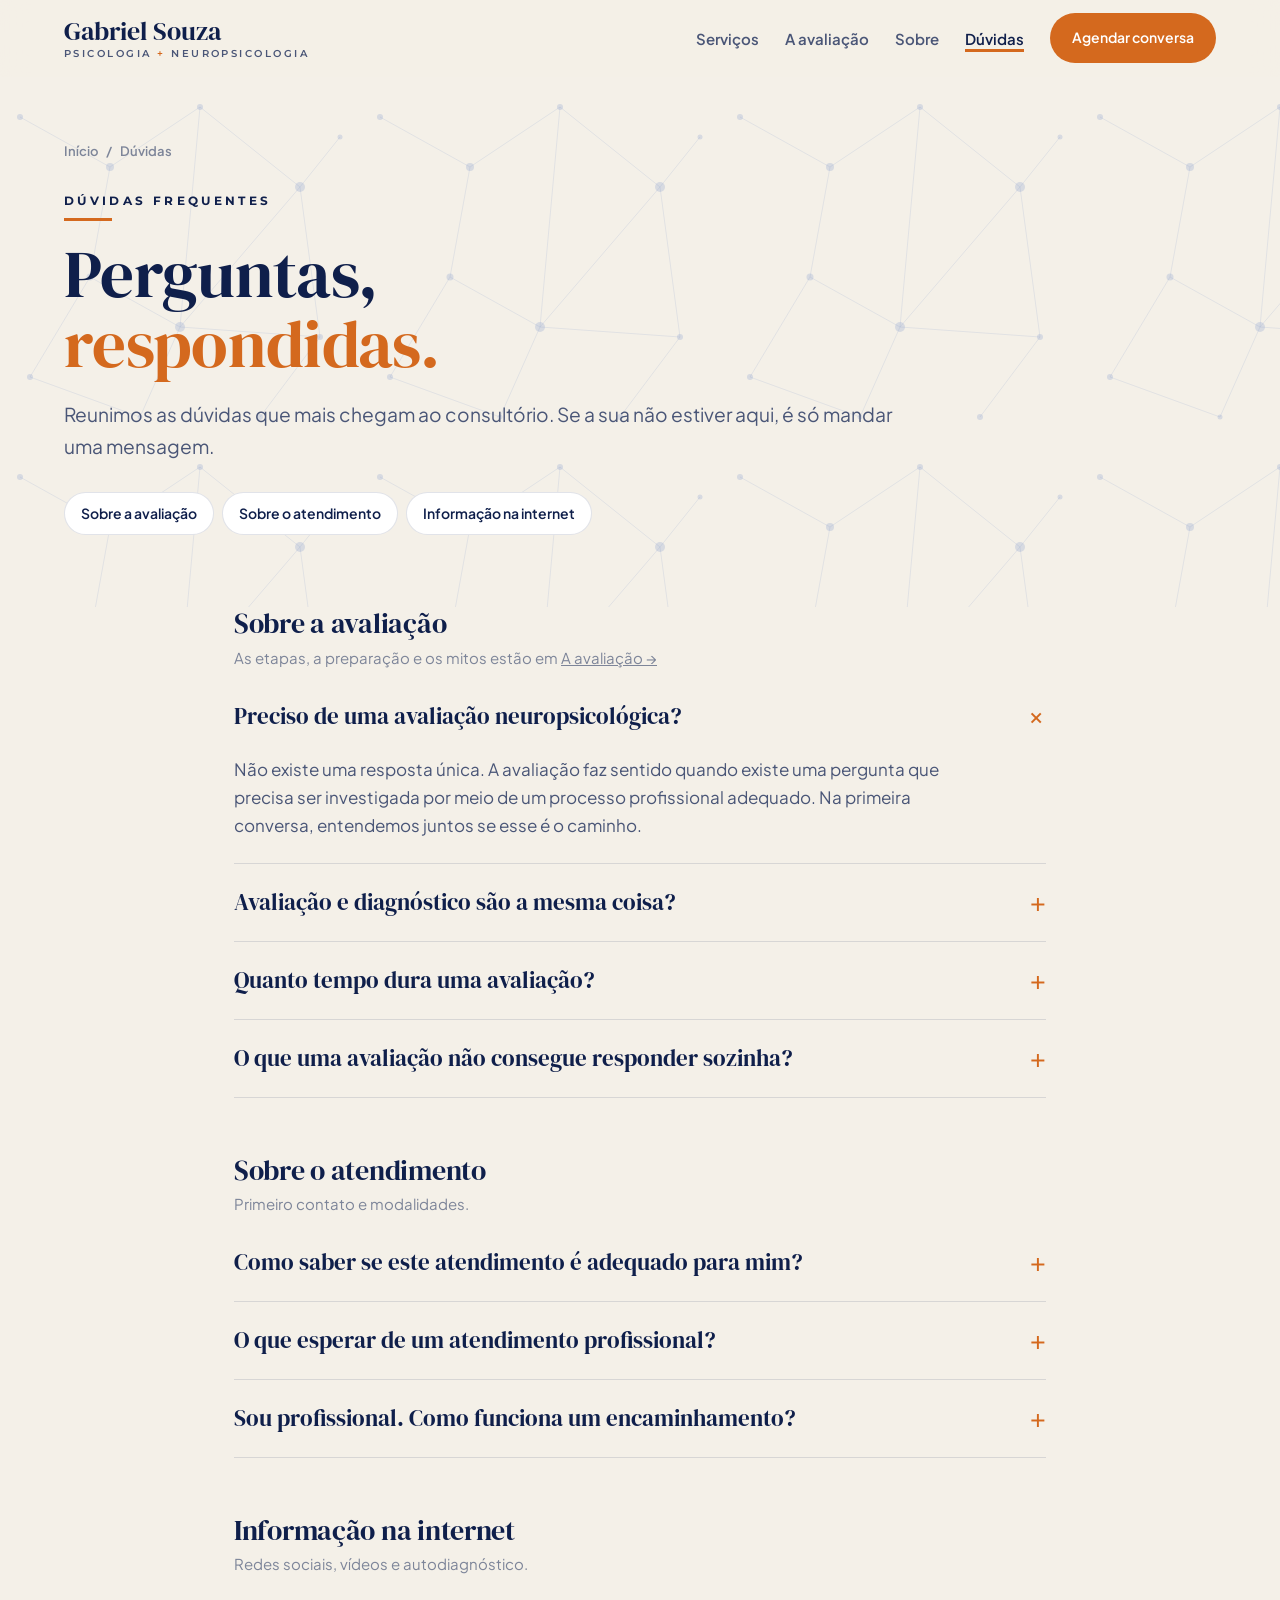
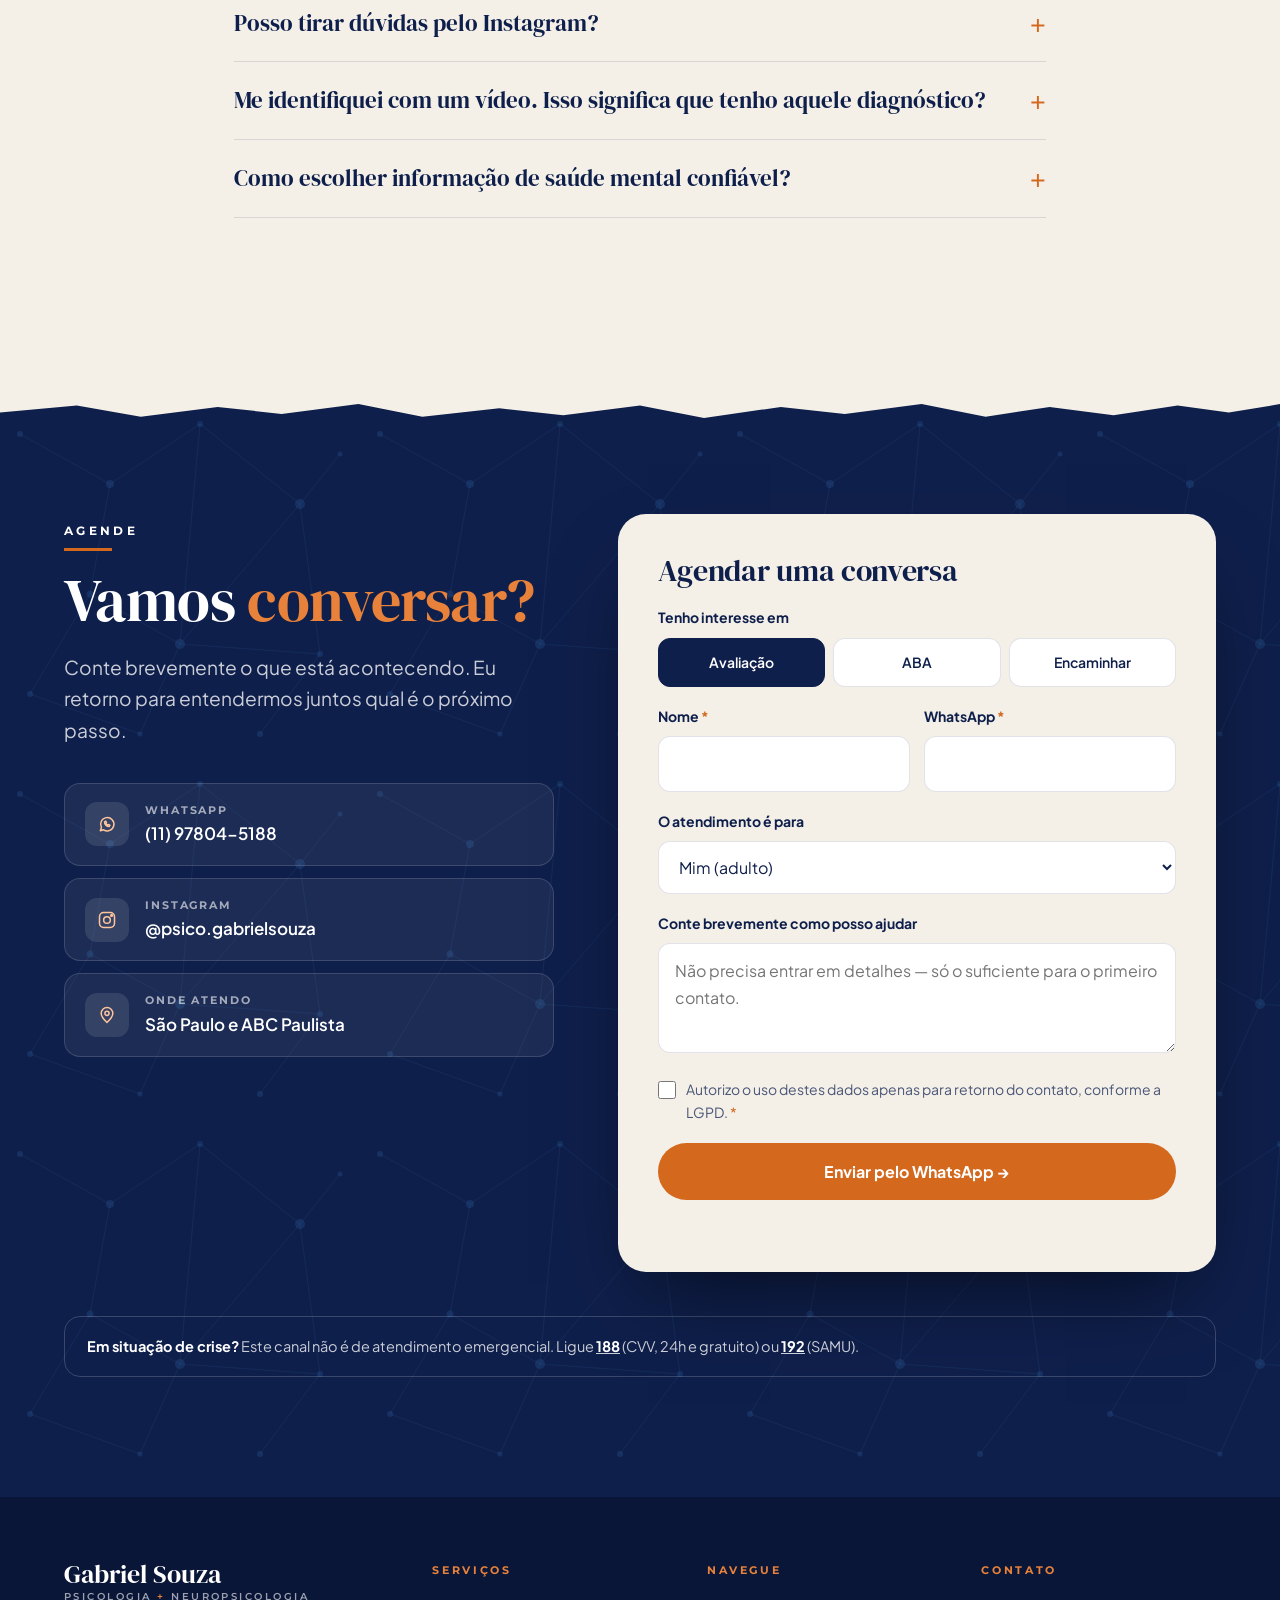
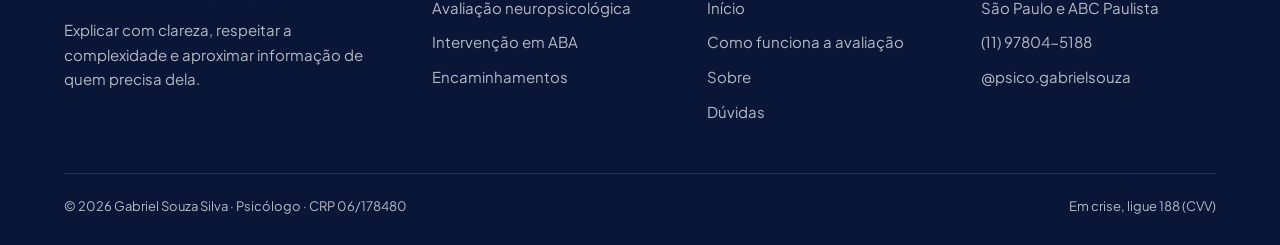
<file: duvidas.html>
<!doctype html>
<html lang="pt-BR">
<head>
<meta charset="utf-8">
<meta name="viewport" content="width=device-width, initial-scale=1">
<title>Dúvidas frequentes | Gabriel Souza — Neuropsicologia</title>
<meta name="description" content="Respostas para as dúvidas mais comuns sobre avaliação neuropsicológica, intervenção em ABA, primeiro contato e informação de saúde mental na internet.">
<meta property="og:title" content="Dúvidas frequentes | Gabriel Souza — Neuropsicologia">
<meta property="og:description" content="Respostas para as dúvidas mais comuns sobre avaliação neuropsicológica, intervenção em ABA, primeiro contato e informação de saúde mental na internet.">
<meta property="og:type" content="website">
<meta property="og:image" content="https://www.gabrielsouzapsico.blog/img/gabriel-duo.jpg">
<meta property="og:url" content="https://www.gabrielsouzapsico.blog/duvidas.html">
<meta property="og:locale" content="pt_BR">
<meta property="og:site_name" content="Gabriel Souza | Psicologia + Neuropsicologia">
<meta name="twitter:card" content="summary_large_image">
<link rel="canonical" href="https://www.gabrielsouzapsico.blog/duvidas.html">
<meta name="robots" content="index, follow">
<meta name="theme-color" content="#0F1F4B">
<link rel="preconnect" href="https://fonts.googleapis.com">
<link rel="preconnect" href="https://fonts.gstatic.com" crossorigin>
<link href="https://fonts.googleapis.com/css2?family=DM+Serif+Display:ital@0;1&family=Montserrat:wght@500;600;700&family=Plus+Jakarta+Sans:wght@400;500;600;700&display=swap" rel="stylesheet">
<script type="application/ld+json">
{
  "@context": "https://schema.org",
  "@type": "Psychologist",
  "name": "Gabriel Souza Silva",
  "url": "https://www.gabrielsouzapsico.blog/",
  "image": "https://www.gabrielsouzapsico.blog/img/gabriel.jpg",
  "alternateName": "Gabriel Souza",
  "identifier": "CRP 06/178480",
  "description": "Psicólogo e neuropsicólogo. Avaliação neuropsicológica e intervenção em ABA.",
  "areaServed": [{"@type": "City", "name": "São Paulo"}, {"@type": "Place", "name": "ABC Paulista"}],
  "telephone": "+55-11-97804-5188",
  "sameAs": ["https://instagram.com/psico.gabrielsouza"],
  "knowsAbout": ["Neuropsicologia", "Avaliação neuropsicológica", "Análise do Comportamento Aplicada (ABA)", "Autismo", "Atenção", "Memória", "Funções executivas", "Desenvolvimento", "Neurodivergência"]
}
</script>
<link rel="stylesheet" href="css/style.css">
</head>
<body>
<a class="skip" href="#main">Pular para o conteúdo</a>

<header id="hdr">
  <nav class="wrap nav" aria-label="Principal">
    <a class="logo" href="index.html" aria-label="Gabriel Souza — início"><b>Gabriel Souza</b><span>Psicologia <i>+</i> Neuropsicologia</span></a>
    <button class="menu-btn" aria-expanded="false" aria-controls="menu" aria-label="Abrir menu"><span></span><span></span><span></span></button>
    <ul id="menu">
      <li><a href="servicos.html">Serviços</a></li>
      <li><a href="avaliacao.html">A avaliação</a></li>
      <li><a href="sobre.html">Sobre</a></li>
      <li><a href="duvidas.html" aria-current="page">Dúvidas</a></li>
      <li><a class="btn btn-orange" href="#contato">Agendar conversa</a></li>
    </ul>
  </nav>
</header>

<main id="main">
  <section class="page-hero">
    <div class="neural" aria-hidden="true"></div>
    <div class="wrap">
      <nav class="crumbs" aria-label="Você está em"><a href="index.html">Início</a><span aria-hidden="true">/</span><span>Dúvidas</span></nav>
      <span class="eyebrow">Dúvidas frequentes</span>
      <h1>Perguntas, <span class="hl">respondidas.</span></h1>
      <p class="lead">Reunimos as dúvidas que mais chegam ao consultório. Se a sua não estiver aqui, é só mandar uma mensagem.</p>
        <ul class="jump"><li><a href="#sobre-avaliacao">Sobre a avaliação</a></li><li><a href="#sobre-atendimento">Sobre o atendimento</a></li><li><a href="#informacao">Informação na internet</a></li></ul>
    </div>
  </section>
  <section style="padding-top:0">
    <div class="wrap faq-wrap">
      <div class="faq-group reveal" id="sobre-avaliacao">
        <h3>Sobre a avaliação</h3>
        <p class="tagline">As etapas, a preparação e os mitos estão em <a href="avaliacao.html">A avaliação →</a></p>
        <details open><summary>Preciso de uma avaliação neuropsicológica?</summary><p>Não existe uma resposta única. A avaliação faz sentido quando existe uma pergunta que precisa ser investigada por meio de um processo profissional adequado. Na primeira conversa, entendemos juntos se esse é o caminho.</p></details>
        <details><summary>Avaliação e diagnóstico são a mesma coisa?</summary><p>Não automaticamente. A avaliação é um processo de investigação; conclusões diagnósticas dependem do contexto, de critérios e da competência profissional envolvida.</p></details>
        <details><summary>Quanto tempo dura uma avaliação?</summary><p>Varia conforme a demanda e o que precisa ser investigado. A previsão de sessões é combinada depois da primeira conversa.</p></details>
        <details><summary>O que uma avaliação não consegue responder sozinha?</summary><p>Um resultado isolado não explica tudo. Os achados precisam ser lidos junto com a história, o contexto e, quando necessário, com outros profissionais.</p></details>
      </div>

      <div class="faq-group reveal" id="sobre-atendimento">
        <h3>Sobre o atendimento</h3>
        <p class="tagline">Primeiro contato e modalidades.</p>
        <details><summary>Como saber se este atendimento é adequado para mim?</summary><p>O primeiro passo é apresentar a sua demanda. A partir dela, entendemos juntos qual modalidade de atendimento faz sentido — avaliação neuropsicológica, intervenção em ABA ou um encaminhamento para outro profissional.</p></details>
        <details><summary>O que esperar de um atendimento profissional?</summary><p>Escuta da demanda, compreensão do contexto, definição de objetivos e condução dentro da modalidade de atendimento combinada.</p></details>
        <details><summary>Sou profissional. Como funciona um encaminhamento?</summary><p>Parceria começa com comunicação clara: qual é a demanda, qual é a pergunta e como cada profissional pode contribuir dentro de sua atuação. Entre em contato pelo formulário escolhendo “Encaminhar”.</p></details>
      </div>

      <div class="faq-group reveal" id="informacao">
        <h3>Informação na internet</h3>
        <p class="tagline">Redes sociais, vídeos e autodiagnóstico.</p>
        <details><summary>Posso tirar dúvidas pelo Instagram?</summary><p>Posso explicar conceitos, mas não transformar uma mensagem em avaliação individual. Saúde mental exige contexto, escuta e responsabilidade — por isso, casos individuais são conversados pelo canal de atendimento.</p></details>
        <details><summary>Me identifiquei com um vídeo. Isso significa que tenho aquele diagnóstico?</summary><p>Não. Identificação pode ser um ponto de partida para buscar informação, não uma conclusão clínica.</p></details>
        <details><summary>Como escolher informação de saúde mental confiável?</summary><p>Pergunte-se: a fonte é profissional e confiável? O conteúdo reconhece limites e contexto? Está oferecendo informação ou prometendo uma conclusão? Desconfie de quem explica tudo por uma única causa.</p></details>
      </div>
    </div>
  </section>

  <!-- CONTATO -->
  <section class="contact on-dark" id="contato">
    <div class="torn-top" aria-hidden="true"></div>
    <div class="neural" aria-hidden="true"></div>
    <div class="wrap">
      <div class="contact-grid">
        <div class="reveal">
          <span class="eyebrow light">Agende</span>
          <h2>Vamos <span style="color:var(--orange-2)">conversar?</span></h2>
          <p class="lead">Conte brevemente o que está acontecendo. Eu retorno para entendermos juntos qual é o próximo passo.</p>
          <div class="info">
            <a id="wa-card" href="#" target="_blank" rel="noopener">
              <span class="ico"><svg viewBox="0 0 24 24"><path d="M4 20l1.3-3.9A8 8 0 1 1 8 19z"/><path d="M9 9.5c0 3 2.5 5.5 5.5 5.5l1-1.5-2-1-1 1a4 4 0 0 1-2-2l1-1-1-2z"/></svg></span>
              <span><small>WhatsApp</small><strong data-cfg="whatsappLabel">(11) 97804-5188</strong></span>
            </a>
            <a id="ig-card" href="#" target="_blank" rel="noopener">
              <span class="ico"><svg viewBox="0 0 24 24"><rect x="3" y="3" width="18" height="18" rx="5"/><circle cx="12" cy="12" r="4"/><circle cx="17.5" cy="6.5" r="1"/></svg></span>
              <span><small>Instagram</small><strong data-cfg="instagram">@psico.gabrielsouza</strong></span>
            </a>
            <div>
              <span class="ico"><svg viewBox="0 0 24 24"><path d="M12 21s-7-6.2-7-11a7 7 0 0 1 14 0c0 4.8-7 11-7 11z"/><circle cx="12" cy="10" r="2.5"/></svg></span>
              <span><small>Onde atendo</small><strong>São Paulo e ABC Paulista</strong></span>
            </div>
          </div>
        </div>

        <form class="reveal" id="contact-form" novalidate>
          <h3>Agendar uma conversa</h3>
          <fieldset>
            <legend>Tenho interesse em</legend>
            <div class="seg">
              <input type="radio" name="servico" id="s1" value="Avaliação neuropsicológica" checked><label for="s1">Avaliação</label>
              <input type="radio" name="servico" id="s2" value="Intervenção em ABA"><label for="s2">ABA</label>
              <input type="radio" name="servico" id="s3" value="Encaminhamento profissional"><label for="s3">Encaminhar</label>
            </div>
          </fieldset>
          <div class="row">
            <div><label for="nome">Nome <span class="req">*</span></label><input type="text" id="nome" name="nome" autocomplete="name" required></div>
            <div><label for="tel">WhatsApp <span class="req">*</span></label><input type="tel" id="tel" name="tel" autocomplete="tel" required></div>
          </div>
          <div><label for="para">O atendimento é para</label>
            <select id="para" name="para"><option>Mim (adulto)</option><option>Meu filho ou filha</option><option>Outra pessoa da família</option><option>Sou profissional e quero encaminhar</option></select>
          </div>
          <div><label for="msg">Conte brevemente como posso ajudar</label><textarea id="msg" name="msg" placeholder="Não precisa entrar em detalhes — só o suficiente para o primeiro contato."></textarea></div>
          <div class="consent">
            <input type="checkbox" id="lgpd" required>
            <label for="lgpd">Autorizo o uso destes dados apenas para retorno do contato, conforme a LGPD. <span class="req">*</span></label>
          </div>
          <button class="btn btn-orange" type="submit">Enviar pelo WhatsApp →</button>
          <p class="form-msg" role="status" aria-live="polite"></p>
        </form>
      </div>
      <p class="notice reveal"><strong>Em situação de crise?</strong> Este canal não é de atendimento emergencial. Ligue <a href="tel:188"><strong>188</strong></a> (CVV, 24h e gratuito) ou <a href="tel:192"><strong>192</strong></a> (SAMU).</p>
    </div>
  </section>
</main>

<footer>
  <div class="wrap">
    <div class="foot">
      <div>
        <a class="logo" href="index.html"><b>Gabriel Souza</b><span>Psicologia <i style="color:var(--orange-2)">+</i> Neuropsicologia</span></a>
        <p>Explicar com clareza, respeitar a complexidade e aproximar informação de quem precisa dela.</p>
      </div>
      <div>
        <h4>Serviços</h4>
        <ul><li><a href="servicos.html#avaliacao-neuro">Avaliação neuropsicológica</a></li><li><a href="servicos.html#aba">Intervenção em ABA</a></li><li><a href="servicos.html#para-quem">Encaminhamentos</a></li></ul>
      </div>
      <div>
        <h4>Navegue</h4>
        <ul><li><a href="index.html">Início</a></li><li><a href="avaliacao.html">Como funciona a avaliação</a></li><li><a href="sobre.html">Sobre</a></li><li><a href="duvidas.html">Dúvidas</a></li></ul>
      </div>
      <div>
        <h4>Contato</h4>
        <ul><li>São Paulo e ABC Paulista</li><li><a class="wa-link" href="#" target="_blank" rel="noopener" data-cfg="whatsappLabel">(11) 97804-5188</a></li><li><a class="ig-link" href="#" target="_blank" rel="noopener" data-cfg="instagram">@psico.gabrielsouza</a></li></ul>
      </div>
    </div>
    <div class="legal">
      <span>© 2026 Gabriel Souza Silva · Psicólogo · <span data-cfg="crp">CRP 06/178480</span></span>
      <span>Em crise, ligue 188 (CVV)</span>
    </div>
  </div>
</footer>

<div class="mbar" id="mbar">
  <a class="btn btn-line wa-link" href="#" target="_blank" rel="noopener">WhatsApp</a>
  <a class="btn btn-orange" href="#contato">Agendar conversa</a>
</div>

<script src="js/main.js"></script>
</body>
</html>
</file>
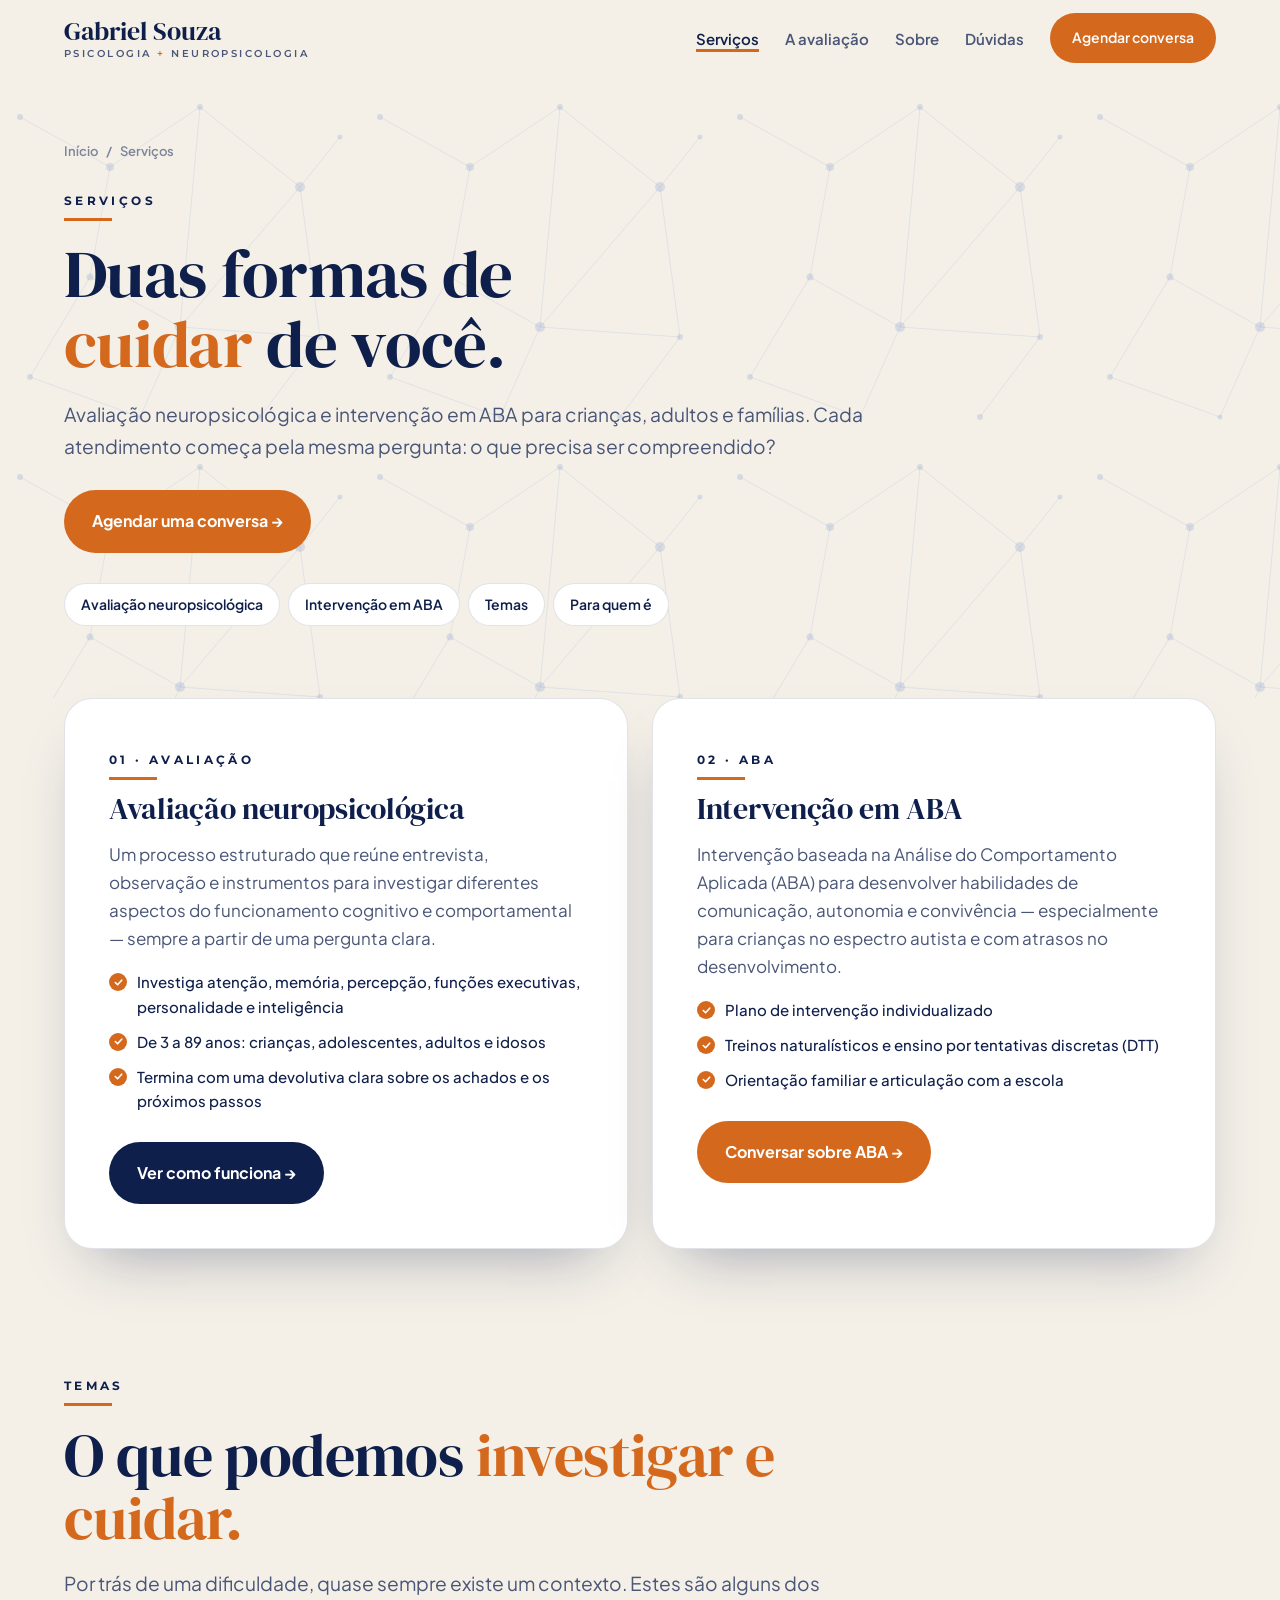
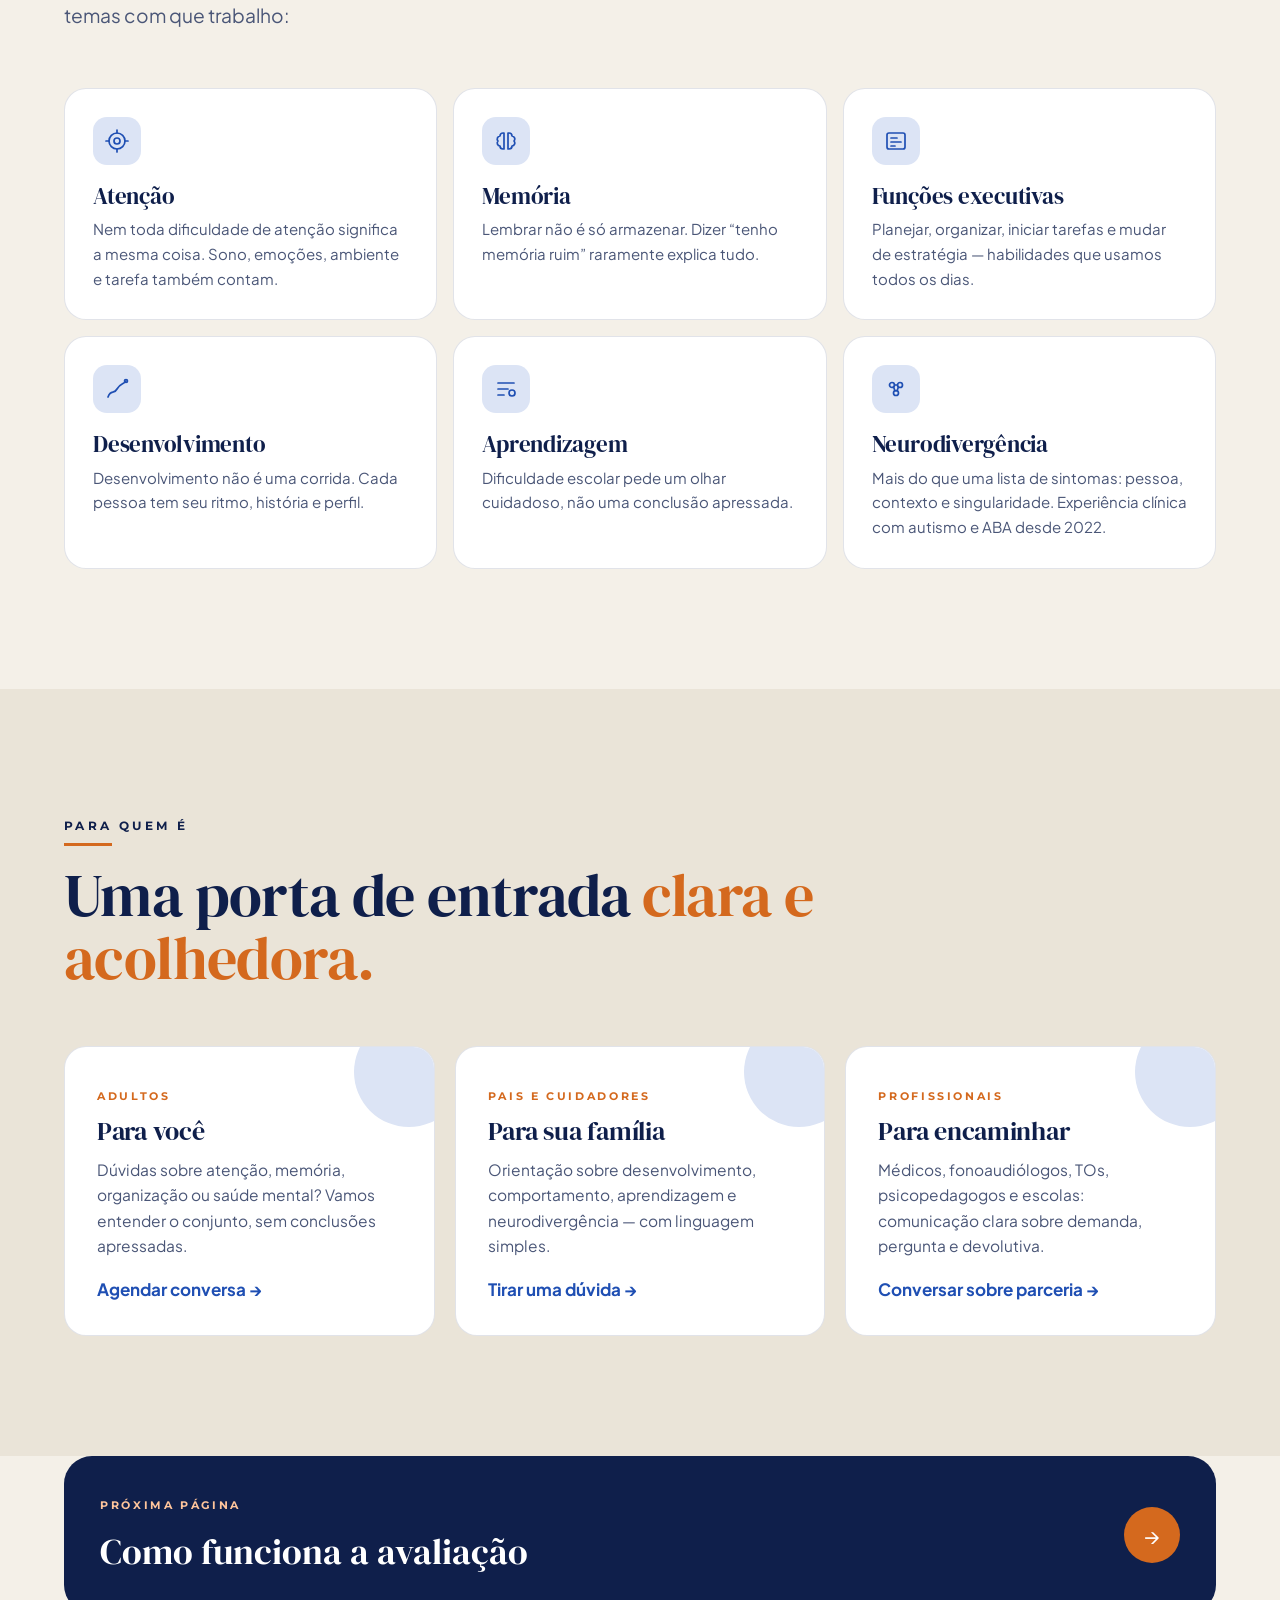
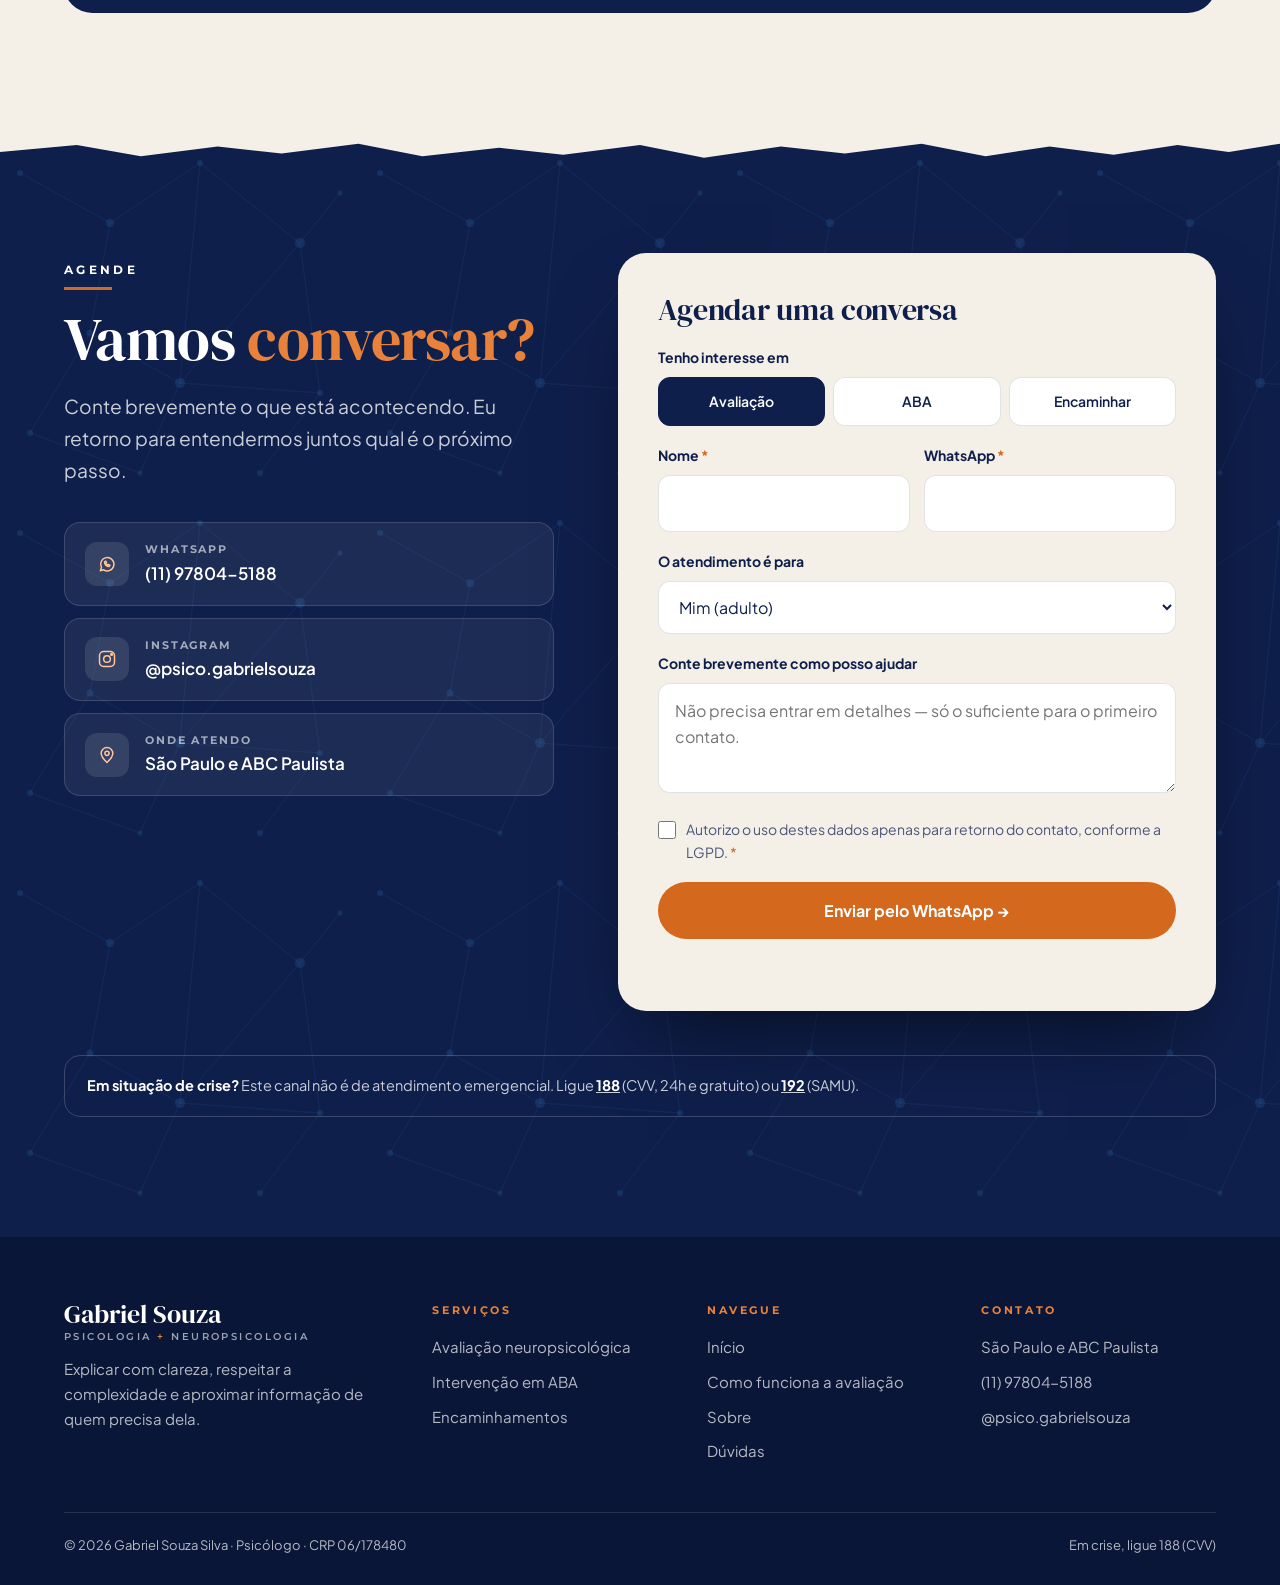
<file: servicos.html>
<!doctype html>
<html lang="pt-BR">
<head>
<meta charset="utf-8">
<meta name="viewport" content="width=device-width, initial-scale=1">
<title>Serviços | Gabriel Souza — Psicologia + Neuropsicologia</title>
<meta name="description" content="Avaliação neuropsicológica e intervenção em ABA em São Paulo e no ABC Paulista com Gabriel Souza: atenção, memória, funções executivas, aprendizagem, desenvolvimento e neurodivergência.">
<meta property="og:title" content="Serviços | Gabriel Souza — Psicologia + Neuropsicologia">
<meta property="og:description" content="Avaliação neuropsicológica e intervenção em ABA em São Paulo e no ABC Paulista com Gabriel Souza: atenção, memória, funções executivas, aprendizagem, desenvolvimento e neurodivergência.">
<meta property="og:type" content="website">
<meta property="og:image" content="https://www.gabrielsouzapsico.blog/img/gabriel-duo.jpg">
<meta property="og:url" content="https://www.gabrielsouzapsico.blog/servicos.html">
<meta property="og:locale" content="pt_BR">
<meta property="og:site_name" content="Gabriel Souza | Psicologia + Neuropsicologia">
<meta name="twitter:card" content="summary_large_image">
<link rel="canonical" href="https://www.gabrielsouzapsico.blog/servicos.html">
<meta name="robots" content="index, follow">
<meta name="theme-color" content="#0F1F4B">
<link rel="preconnect" href="https://fonts.googleapis.com">
<link rel="preconnect" href="https://fonts.gstatic.com" crossorigin>
<link href="https://fonts.googleapis.com/css2?family=DM+Serif+Display:ital@0;1&family=Montserrat:wght@500;600;700&family=Plus+Jakarta+Sans:wght@400;500;600;700&display=swap" rel="stylesheet">
<script type="application/ld+json">
{
  "@context": "https://schema.org",
  "@type": "Psychologist",
  "name": "Gabriel Souza Silva",
  "url": "https://www.gabrielsouzapsico.blog/",
  "image": "https://www.gabrielsouzapsico.blog/img/gabriel.jpg",
  "alternateName": "Gabriel Souza",
  "identifier": "CRP 06/178480",
  "description": "Psicólogo e neuropsicólogo. Avaliação neuropsicológica e intervenção em ABA.",
  "areaServed": [{"@type": "City", "name": "São Paulo"}, {"@type": "Place", "name": "ABC Paulista"}],
  "telephone": "+55-11-97804-5188",
  "sameAs": ["https://instagram.com/psico.gabrielsouza"],
  "knowsAbout": ["Neuropsicologia", "Avaliação neuropsicológica", "Análise do Comportamento Aplicada (ABA)", "Autismo", "Atenção", "Memória", "Funções executivas", "Desenvolvimento", "Neurodivergência"]
}
</script>
<link rel="stylesheet" href="css/style.css">
</head>
<body>
<a class="skip" href="#main">Pular para o conteúdo</a>

<header id="hdr">
  <nav class="wrap nav" aria-label="Principal">
    <a class="logo" href="index.html" aria-label="Gabriel Souza — início"><b>Gabriel Souza</b><span>Psicologia <i>+</i> Neuropsicologia</span></a>
    <button class="menu-btn" aria-expanded="false" aria-controls="menu" aria-label="Abrir menu"><span></span><span></span><span></span></button>
    <ul id="menu">
      <li><a href="servicos.html" aria-current="page">Serviços</a></li>
      <li><a href="avaliacao.html">A avaliação</a></li>
      <li><a href="sobre.html">Sobre</a></li>
      <li><a href="duvidas.html">Dúvidas</a></li>
      <li><a class="btn btn-orange" href="#contato">Agendar conversa</a></li>
    </ul>
  </nav>
</header>

<main id="main">
  <section class="page-hero">
    <div class="neural" aria-hidden="true"></div>
    <div class="wrap">
      <nav class="crumbs" aria-label="Você está em"><a href="index.html">Início</a><span aria-hidden="true">/</span><span>Serviços</span></nav>
      <span class="eyebrow">Serviços</span>
      <h1>Duas formas de <span class="hl">cuidar</span> de você.</h1>
      <p class="lead">Avaliação neuropsicológica e intervenção em ABA para crianças, adultos e famílias. Cada atendimento começa pela mesma pergunta: o que precisa ser compreendido?</p>
        <div class="hero-ctas"><a class="btn btn-orange" href="#contato">Agendar uma conversa →</a></div>
        <ul class="jump"><li><a href="#avaliacao-neuro">Avaliação neuropsicológica</a></li><li><a href="#aba">Intervenção em ABA</a></li><li><a href="#temas">Temas</a></li><li><a href="#para-quem">Para quem é</a></li></ul>
    </div>
  </section>
  <section style="padding-top:0">
    <div class="wrap">
      <div class="two">
        <article class="box reveal" id="avaliacao-neuro">
          <span class="eyebrow">01 · Avaliação</span>
          <h3>Avaliação neuropsicológica</h3>
          <p>Um processo estruturado que reúne entrevista, observação e instrumentos para investigar diferentes aspectos do funcionamento cognitivo e comportamental — sempre a partir de uma pergunta clara.</p>
          <ul class="checks">
            <li>Investiga atenção, memória, percepção, funções executivas, personalidade e inteligência</li>
            <li>De 3 a 89 anos: crianças, adolescentes, adultos e idosos</li>
            <li>Termina com uma devolutiva clara sobre os achados e os próximos passos</li>
          </ul>
          <a class="btn btn-navy" style="margin-top:28px" href="avaliacao.html">Ver como funciona →</a>
        </article>
        <article class="box reveal" id="aba">
          <span class="eyebrow">02 · ABA</span>
          <h3>Intervenção em ABA</h3>
          <p>Intervenção baseada na Análise do Comportamento Aplicada (ABA) para desenvolver habilidades de comunicação, autonomia e convivência — especialmente para crianças no espectro autista e com atrasos no desenvolvimento.</p>
          <ul class="checks">
            <li>Plano de intervenção individualizado</li>
            <li>Treinos naturalísticos e ensino por tentativas discretas (DTT)</li>
            <li>Orientação familiar e articulação com a escola</li>
          </ul>
          <a class="btn btn-orange" style="margin-top:28px" href="#contato">Conversar sobre ABA →</a>
        </article>
      </div>
    </div>
  </section>

  <section id="temas" style="padding-top:0">
    <div class="wrap">
      <div class="sec-head reveal">
        <span class="eyebrow">Temas</span>
        <h2>O que podemos <span class="hl">investigar e cuidar.</span></h2>
        <p class="lead">Por trás de uma dificuldade, quase sempre existe um contexto. Estes são alguns dos temas com que trabalho:</p>
      </div>
      <div class="themes">
        <div class="theme reveal"><span class="ic"><svg viewBox="0 0 24 24"><circle cx="12" cy="12" r="3"/><circle cx="12" cy="12" r="8"/><path d="M12 1v3M12 20v3M1 12h3M20 12h3"/></svg></span><h3>Atenção</h3><p>Nem toda dificuldade de atenção significa a mesma coisa. Sono, emoções, ambiente e tarefa também contam.</p></div>
        <div class="theme reveal"><span class="ic"><svg viewBox="0 0 24 24"><path d="M9 4a3 3 0 0 0-3 3 3 3 0 0 0-2 5 3 3 0 0 0 2 5 3 3 0 0 0 3 3h1V4z"/><path d="M15 4a3 3 0 0 1 3 3 3 3 0 0 1 2 5 3 3 0 0 1-2 5 3 3 0 0 1-3 3h-1V4z"/></svg></span><h3>Memória</h3><p>Lembrar não é só armazenar. Dizer “tenho memória ruim” raramente explica tudo.</p></div>
        <div class="theme reveal"><span class="ic"><svg viewBox="0 0 24 24"><rect x="3" y="4" width="18" height="16" rx="2"/><path d="M7 9h6M7 13h10M7 17h4"/></svg></span><h3>Funções executivas</h3><p>Planejar, organizar, iniciar tarefas e mudar de estratégia — habilidades que usamos todos os dias.</p></div>
        <div class="theme reveal"><span class="ic"><svg viewBox="0 0 24 24"><path d="M3 20c3-8 6-2 9-8s6-4 9-8"/><circle cx="21" cy="4" r="1.5"/></svg></span><h3>Desenvolvimento</h3><p>Desenvolvimento não é uma corrida. Cada pessoa tem seu ritmo, história e perfil.</p></div>
        <div class="theme reveal"><span class="ic"><svg viewBox="0 0 24 24"><path d="M4 6h16M4 12h10M4 18h6"/><circle cx="18" cy="16" r="3"/></svg></span><h3>Aprendizagem</h3><p>Dificuldade escolar pede um olhar cuidadoso, não uma conclusão apressada.</p></div>
        <div class="theme reveal"><span class="ic"><svg viewBox="0 0 24 24"><circle cx="8" cy="8" r="2.5"/><circle cx="16" cy="8" r="2.5"/><circle cx="12" cy="16" r="2.5"/><path d="M9.5 9.8 11 14M14.5 9.8 13 14M10.5 8h3"/></svg></span><h3>Neurodivergência</h3><p>Mais do que uma lista de sintomas: pessoa, contexto e singularidade. Experiência clínica com autismo e ABA desde 2022.</p></div>
      </div>
    </div>
  </section>

  <!-- PARA QUEM -->
  <section id="para-quem" class="process">
    <div class="wrap">
      <div class="sec-head reveal">
        <span class="eyebrow">Para quem é</span>
        <h2>Uma porta de entrada <span class="hl">clara e acolhedora.</span></h2>
      </div>
      <div class="aud">
        <div class="reveal"><small>Adultos</small><h3>Para você</h3><p>Dúvidas sobre atenção, memória, organização ou saúde mental? Vamos entender o conjunto, sem conclusões apressadas.</p><a href="#contato">Agendar conversa →</a></div>
        <div class="reveal"><small>Pais e cuidadores</small><h3>Para sua família</h3><p>Orientação sobre desenvolvimento, comportamento, aprendizagem e neurodivergência — com linguagem simples.</p><a href="#contato">Tirar uma dúvida →</a></div>
        <div class="reveal"><small>Profissionais</small><h3>Para encaminhar</h3><p>Médicos, fonoaudiólogos, TOs, psicopedagogos e escolas: comunicação clara sobre demanda, pergunta e devolutiva.</p><a href="#contato">Conversar sobre parceria →</a></div>
      </div>
    </div>
  </section>

  <section style="padding-top:0">
    <div class="wrap"><a class="next reveal" href="avaliacao.html"><div><small>Próxima página</small><b>Como funciona a avaliação</b></div><span class="arrow" aria-hidden="true">→</span></a></div>
  </section>
  <!-- CONTATO -->
  <section class="contact on-dark" id="contato">
    <div class="torn-top" aria-hidden="true"></div>
    <div class="neural" aria-hidden="true"></div>
    <div class="wrap">
      <div class="contact-grid">
        <div class="reveal">
          <span class="eyebrow light">Agende</span>
          <h2>Vamos <span style="color:var(--orange-2)">conversar?</span></h2>
          <p class="lead">Conte brevemente o que está acontecendo. Eu retorno para entendermos juntos qual é o próximo passo.</p>
          <div class="info">
            <a id="wa-card" href="#" target="_blank" rel="noopener">
              <span class="ico"><svg viewBox="0 0 24 24"><path d="M4 20l1.3-3.9A8 8 0 1 1 8 19z"/><path d="M9 9.5c0 3 2.5 5.5 5.5 5.5l1-1.5-2-1-1 1a4 4 0 0 1-2-2l1-1-1-2z"/></svg></span>
              <span><small>WhatsApp</small><strong data-cfg="whatsappLabel">(11) 97804-5188</strong></span>
            </a>
            <a id="ig-card" href="#" target="_blank" rel="noopener">
              <span class="ico"><svg viewBox="0 0 24 24"><rect x="3" y="3" width="18" height="18" rx="5"/><circle cx="12" cy="12" r="4"/><circle cx="17.5" cy="6.5" r="1"/></svg></span>
              <span><small>Instagram</small><strong data-cfg="instagram">@psico.gabrielsouza</strong></span>
            </a>
            <div>
              <span class="ico"><svg viewBox="0 0 24 24"><path d="M12 21s-7-6.2-7-11a7 7 0 0 1 14 0c0 4.8-7 11-7 11z"/><circle cx="12" cy="10" r="2.5"/></svg></span>
              <span><small>Onde atendo</small><strong>São Paulo e ABC Paulista</strong></span>
            </div>
          </div>
        </div>

        <form class="reveal" id="contact-form" novalidate>
          <h3>Agendar uma conversa</h3>
          <fieldset>
            <legend>Tenho interesse em</legend>
            <div class="seg">
              <input type="radio" name="servico" id="s1" value="Avaliação neuropsicológica" checked><label for="s1">Avaliação</label>
              <input type="radio" name="servico" id="s2" value="Intervenção em ABA"><label for="s2">ABA</label>
              <input type="radio" name="servico" id="s3" value="Encaminhamento profissional"><label for="s3">Encaminhar</label>
            </div>
          </fieldset>
          <div class="row">
            <div><label for="nome">Nome <span class="req">*</span></label><input type="text" id="nome" name="nome" autocomplete="name" required></div>
            <div><label for="tel">WhatsApp <span class="req">*</span></label><input type="tel" id="tel" name="tel" autocomplete="tel" required></div>
          </div>
          <div><label for="para">O atendimento é para</label>
            <select id="para" name="para"><option>Mim (adulto)</option><option>Meu filho ou filha</option><option>Outra pessoa da família</option><option>Sou profissional e quero encaminhar</option></select>
          </div>
          <div><label for="msg">Conte brevemente como posso ajudar</label><textarea id="msg" name="msg" placeholder="Não precisa entrar em detalhes — só o suficiente para o primeiro contato."></textarea></div>
          <div class="consent">
            <input type="checkbox" id="lgpd" required>
            <label for="lgpd">Autorizo o uso destes dados apenas para retorno do contato, conforme a LGPD. <span class="req">*</span></label>
          </div>
          <button class="btn btn-orange" type="submit">Enviar pelo WhatsApp →</button>
          <p class="form-msg" role="status" aria-live="polite"></p>
        </form>
      </div>
      <p class="notice reveal"><strong>Em situação de crise?</strong> Este canal não é de atendimento emergencial. Ligue <a href="tel:188"><strong>188</strong></a> (CVV, 24h e gratuito) ou <a href="tel:192"><strong>192</strong></a> (SAMU).</p>
    </div>
  </section>
</main>

<footer>
  <div class="wrap">
    <div class="foot">
      <div>
        <a class="logo" href="index.html"><b>Gabriel Souza</b><span>Psicologia <i style="color:var(--orange-2)">+</i> Neuropsicologia</span></a>
        <p>Explicar com clareza, respeitar a complexidade e aproximar informação de quem precisa dela.</p>
      </div>
      <div>
        <h4>Serviços</h4>
        <ul><li><a href="servicos.html#avaliacao-neuro">Avaliação neuropsicológica</a></li><li><a href="servicos.html#aba">Intervenção em ABA</a></li><li><a href="servicos.html#para-quem">Encaminhamentos</a></li></ul>
      </div>
      <div>
        <h4>Navegue</h4>
        <ul><li><a href="index.html">Início</a></li><li><a href="avaliacao.html">Como funciona a avaliação</a></li><li><a href="sobre.html">Sobre</a></li><li><a href="duvidas.html">Dúvidas</a></li></ul>
      </div>
      <div>
        <h4>Contato</h4>
        <ul><li>São Paulo e ABC Paulista</li><li><a class="wa-link" href="#" target="_blank" rel="noopener" data-cfg="whatsappLabel">(11) 97804-5188</a></li><li><a class="ig-link" href="#" target="_blank" rel="noopener" data-cfg="instagram">@psico.gabrielsouza</a></li></ul>
      </div>
    </div>
    <div class="legal">
      <span>© 2026 Gabriel Souza Silva · Psicólogo · <span data-cfg="crp">CRP 06/178480</span></span>
      <span>Em crise, ligue 188 (CVV)</span>
    </div>
  </div>
</footer>

<div class="mbar" id="mbar">
  <a class="btn btn-line wa-link" href="#" target="_blank" rel="noopener">WhatsApp</a>
  <a class="btn btn-orange" href="#contato">Agendar conversa</a>
</div>

<script src="js/main.js"></script>
</body>
</html>
</file>
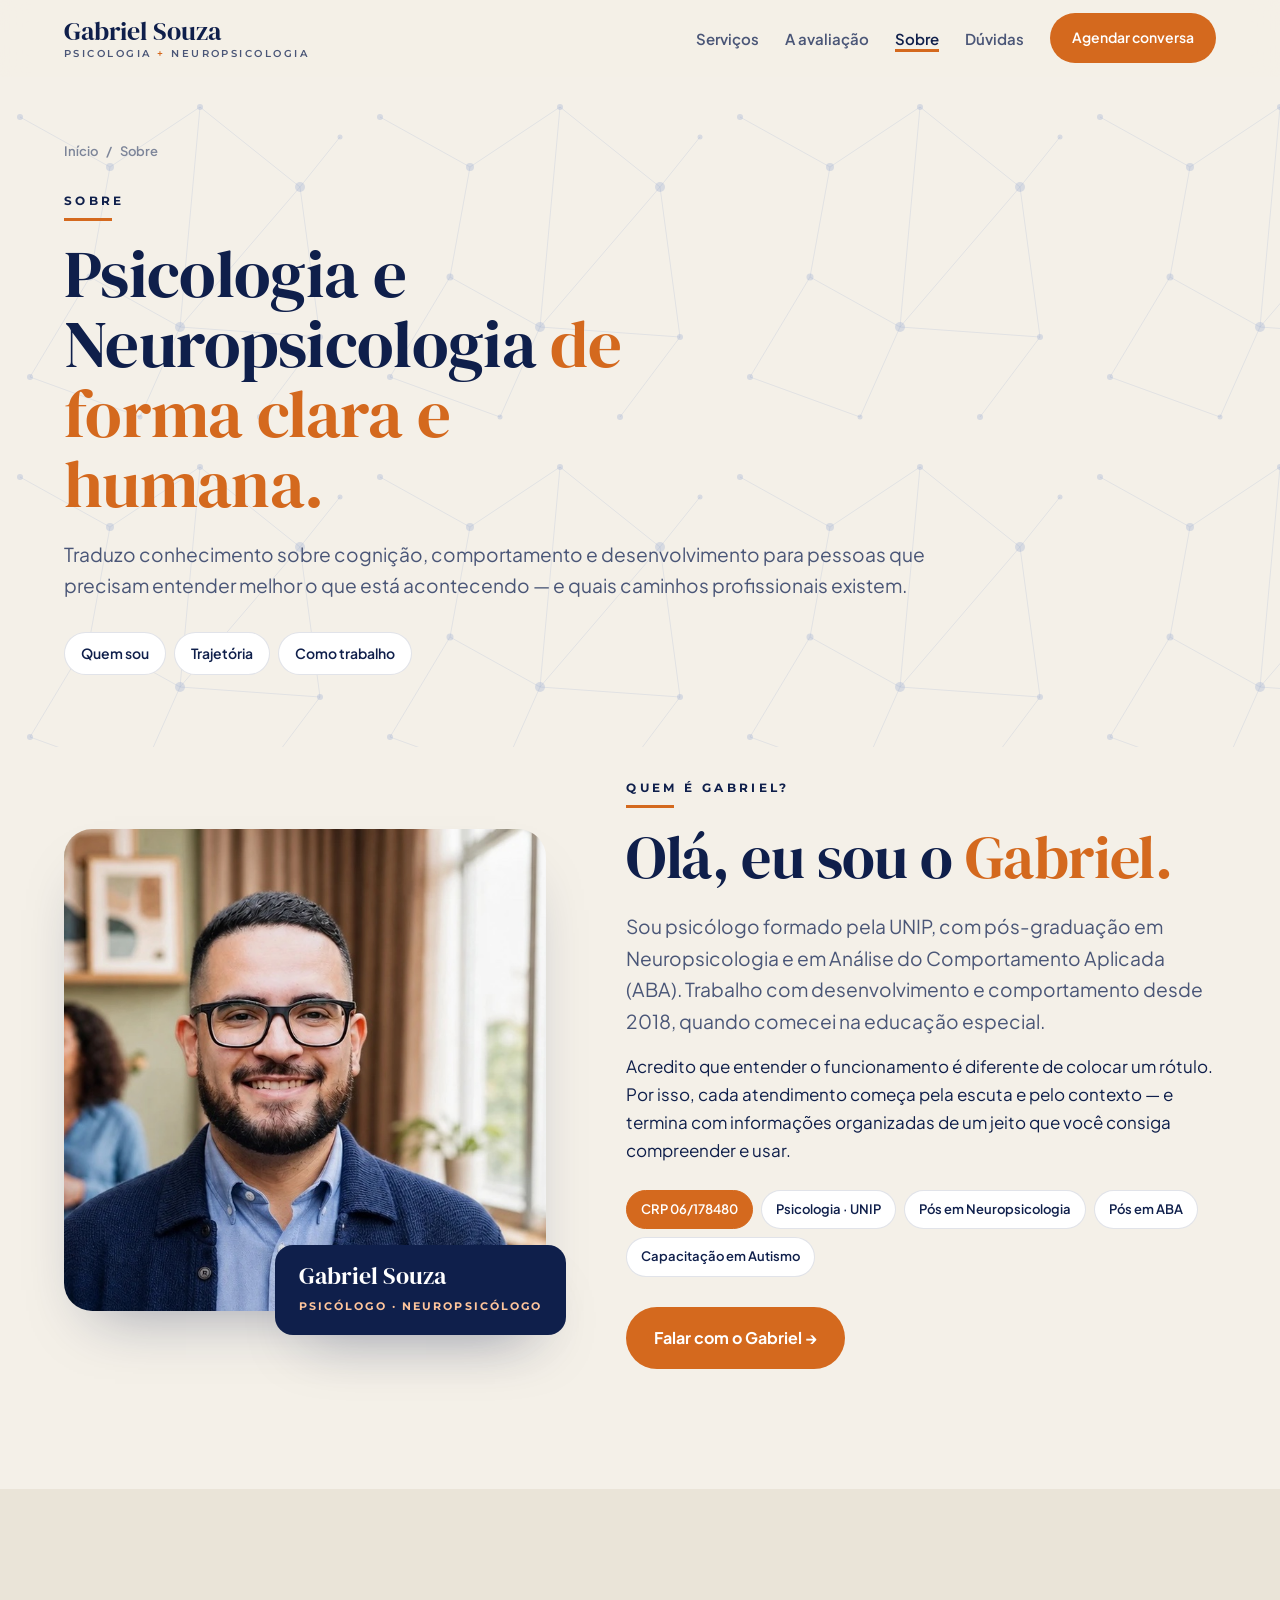
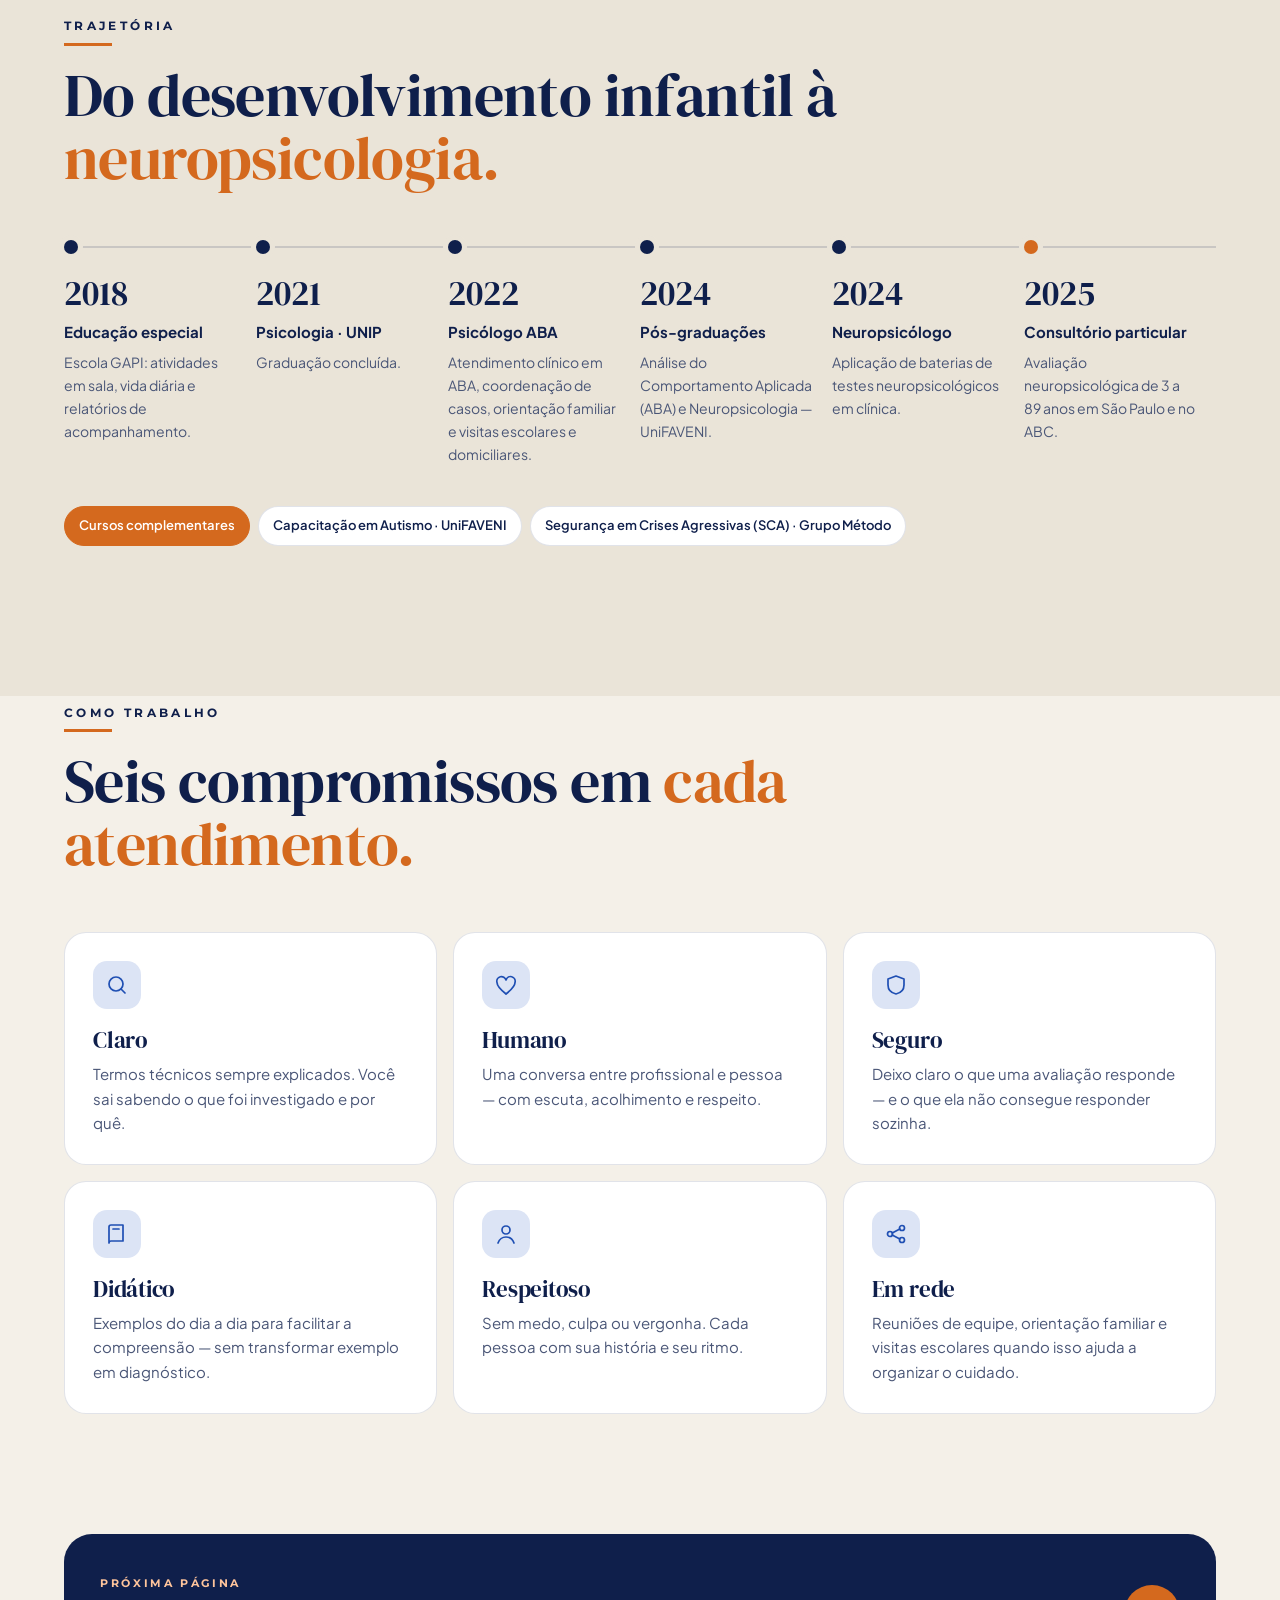
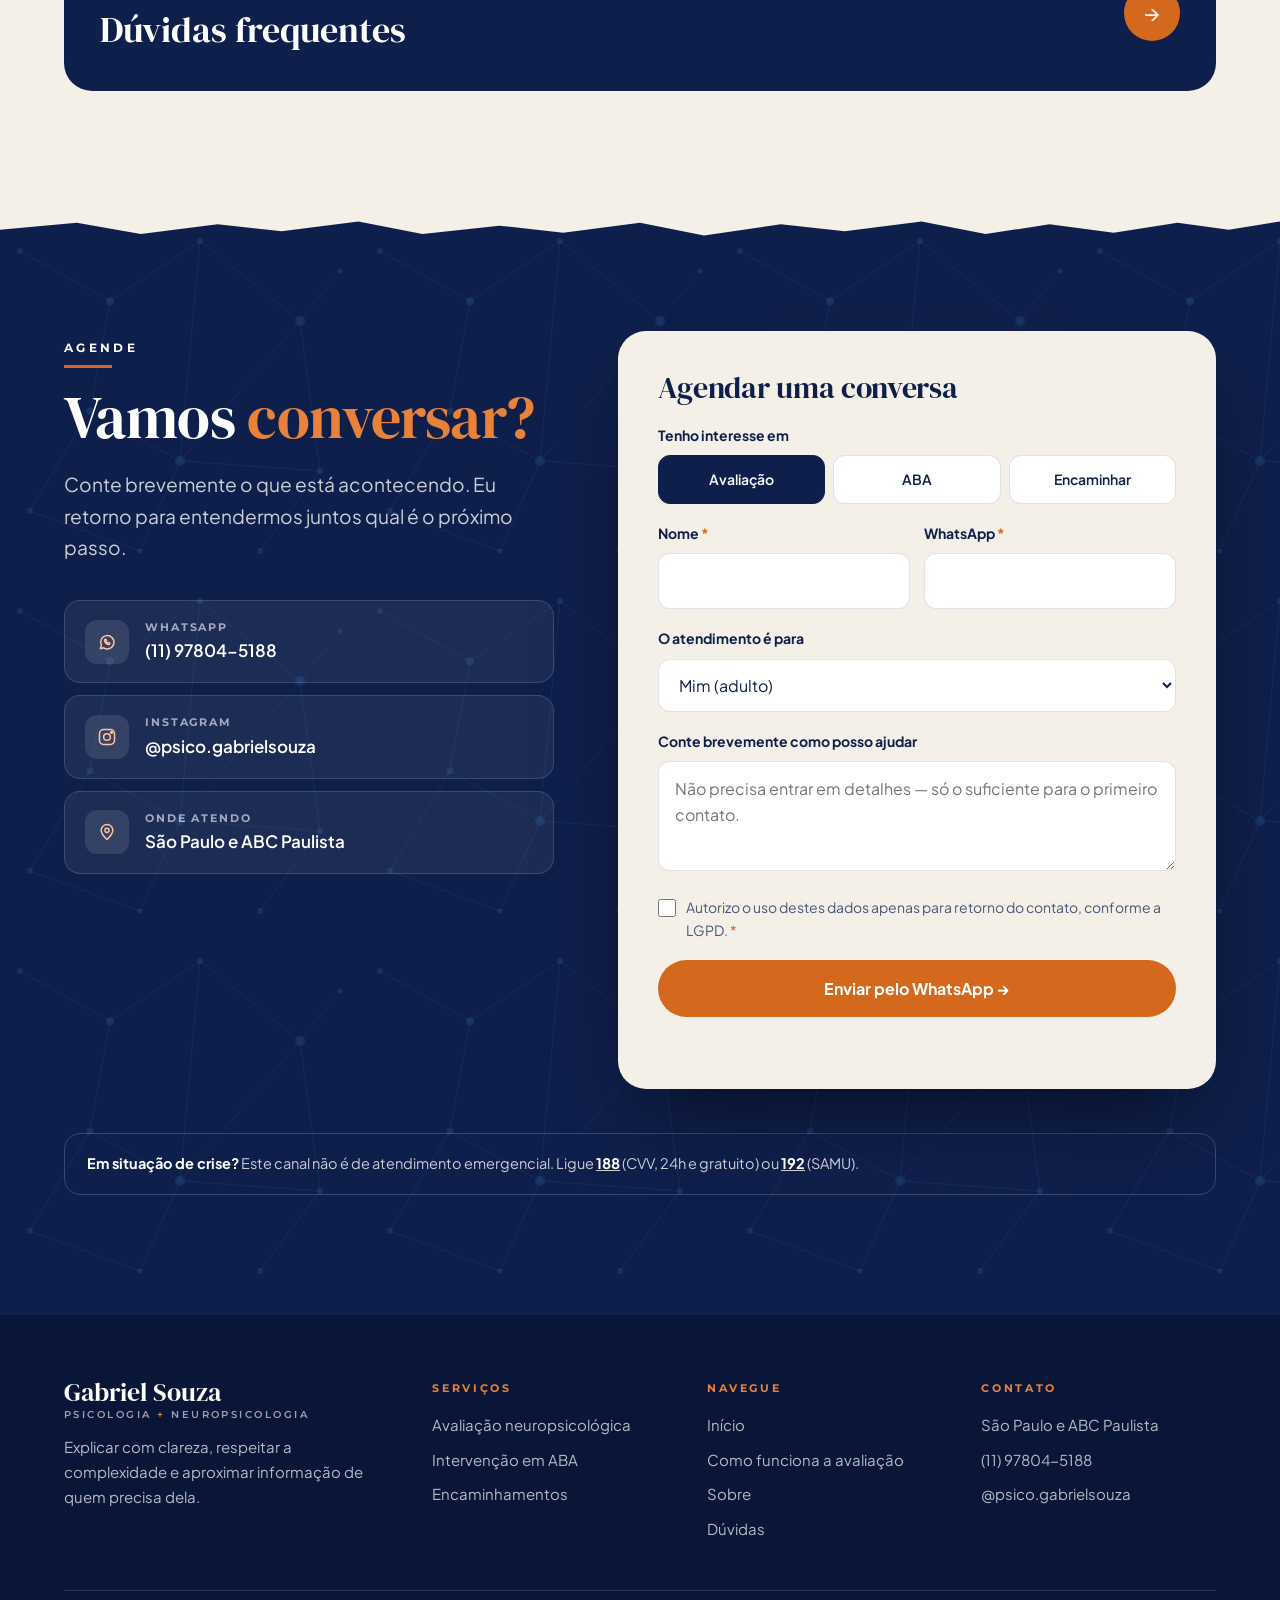
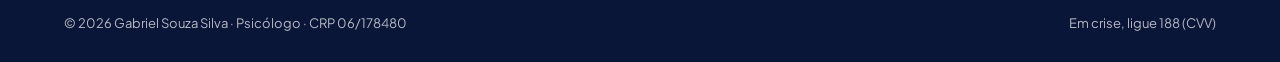
<file: sobre.html>
<!doctype html>
<html lang="pt-BR">
<head>
<meta charset="utf-8">
<meta name="viewport" content="width=device-width, initial-scale=1">
<title>Sobre Gabriel Souza | Psicólogo e Neuropsicólogo</title>
<meta name="description" content="Conheça Gabriel Souza, psicólogo e neuropsicólogo em São Paulo e no ABC Paulista: como trabalha, o que acredita e onde acompanhar seus conteúdos.">
<meta property="og:title" content="Sobre Gabriel Souza | Psicólogo e Neuropsicólogo">
<meta property="og:description" content="Conheça Gabriel Souza, psicólogo e neuropsicólogo em São Paulo e no ABC Paulista: como trabalha, o que acredita e onde acompanhar seus conteúdos.">
<meta property="og:type" content="website">
<meta property="og:image" content="https://www.gabrielsouzapsico.blog/img/gabriel-duo.jpg">
<meta property="og:url" content="https://www.gabrielsouzapsico.blog/sobre.html">
<meta property="og:locale" content="pt_BR">
<meta property="og:site_name" content="Gabriel Souza | Psicologia + Neuropsicologia">
<meta name="twitter:card" content="summary_large_image">
<link rel="canonical" href="https://www.gabrielsouzapsico.blog/sobre.html">
<meta name="robots" content="index, follow">
<meta name="theme-color" content="#0F1F4B">
<link rel="preconnect" href="https://fonts.googleapis.com">
<link rel="preconnect" href="https://fonts.gstatic.com" crossorigin>
<link href="https://fonts.googleapis.com/css2?family=DM+Serif+Display:ital@0;1&family=Montserrat:wght@500;600;700&family=Plus+Jakarta+Sans:wght@400;500;600;700&display=swap" rel="stylesheet">
<script type="application/ld+json">
{
  "@context": "https://schema.org",
  "@type": "Psychologist",
  "name": "Gabriel Souza Silva",
  "url": "https://www.gabrielsouzapsico.blog/",
  "image": "https://www.gabrielsouzapsico.blog/img/gabriel.jpg",
  "alternateName": "Gabriel Souza",
  "identifier": "CRP 06/178480",
  "description": "Psicólogo e neuropsicólogo. Avaliação neuropsicológica e intervenção em ABA.",
  "areaServed": [{"@type": "City", "name": "São Paulo"}, {"@type": "Place", "name": "ABC Paulista"}],
  "telephone": "+55-11-97804-5188",
  "sameAs": ["https://instagram.com/psico.gabrielsouza"],
  "knowsAbout": ["Neuropsicologia", "Avaliação neuropsicológica", "Análise do Comportamento Aplicada (ABA)", "Autismo", "Atenção", "Memória", "Funções executivas", "Desenvolvimento", "Neurodivergência"]
}
</script>
<link rel="stylesheet" href="css/style.css">
</head>
<body>
<a class="skip" href="#main">Pular para o conteúdo</a>

<header id="hdr">
  <nav class="wrap nav" aria-label="Principal">
    <a class="logo" href="index.html" aria-label="Gabriel Souza — início"><b>Gabriel Souza</b><span>Psicologia <i>+</i> Neuropsicologia</span></a>
    <button class="menu-btn" aria-expanded="false" aria-controls="menu" aria-label="Abrir menu"><span></span><span></span><span></span></button>
    <ul id="menu">
      <li><a href="servicos.html">Serviços</a></li>
      <li><a href="avaliacao.html">A avaliação</a></li>
      <li><a href="sobre.html" aria-current="page">Sobre</a></li>
      <li><a href="duvidas.html">Dúvidas</a></li>
      <li><a class="btn btn-orange" href="#contato">Agendar conversa</a></li>
    </ul>
  </nav>
</header>

<main id="main">
  <section class="page-hero">
    <div class="neural" aria-hidden="true"></div>
    <div class="wrap">
      <nav class="crumbs" aria-label="Você está em"><a href="index.html">Início</a><span aria-hidden="true">/</span><span>Sobre</span></nav>
      <span class="eyebrow">Sobre</span>
      <h1>Psicologia e Neuropsicologia <span class="hl">de forma clara e humana.</span></h1>
      <p class="lead">Traduzo conhecimento sobre cognição, comportamento e desenvolvimento para pessoas que precisam entender melhor o que está acontecendo — e quais caminhos profissionais existem.</p>
        <ul class="jump"><li><a href="#quem-sou">Quem sou</a></li><li><a href="#trajetoria">Trajetória</a></li><li><a href="#como-trabalho">Como trabalho</a></li></ul>
    </div>
  </section>
  <!-- SOBRE -->
  <section class="about" id="quem-sou" style="padding-top:24px">
    <div class="wrap about-grid">
      <div class="portrait reveal">
        <div class="ph"><img src="img/gabriel.jpg" alt="Gabriel Souza sorrindo em seu consultório" width="780" height="690" loading="lazy"></div>
        <div class="sig"><b>Gabriel Souza</b><span>Psicólogo · Neuropsicólogo</span></div>
      </div>
      <div class="reveal">
        <span class="eyebrow">Quem é Gabriel?</span>
        <h2>Olá, eu sou o <span class="hl">Gabriel.</span></h2>
        <p class="lead">Sou psicólogo formado pela UNIP, com pós-graduação em Neuropsicologia e em Análise do Comportamento Aplicada (ABA). Trabalho com desenvolvimento e comportamento desde 2018, quando comecei na educação especial.</p>
        <p>Acredito que entender o funcionamento é diferente de colocar um rótulo. Por isso, cada atendimento começa pela escuta e pelo contexto — e termina com informações organizadas de um jeito que você consiga compreender e usar.</p>
        <ul class="pills">
          <li class="o">CRP 06/178480</li><li>Psicologia · UNIP</li><li>Pós em Neuropsicologia</li><li>Pós em ABA</li><li>Capacitação em Autismo</li>
        </ul>
        <a class="btn btn-orange" href="#contato">Falar com o Gabriel →</a>
      </div>
    </div>
  </section>

  <section id="trajetoria" class="process">
    <div class="wrap">
      <div class="sec-head reveal">
        <span class="eyebrow">Trajetória</span>
        <h2>Do desenvolvimento infantil à <span class="hl">neuropsicologia.</span></h2>
      </div>
      <ol class="timeline reveal">
        <li><b>2018</b><span>Educação especial</span><p>Escola GAPI: atividades em sala, vida diária e relatórios de acompanhamento.</p></li>
        <li><b>2021</b><span>Psicologia · UNIP</span><p>Graduação concluída.</p></li>
        <li><b>2022</b><span>Psicólogo ABA</span><p>Atendimento clínico em ABA, coordenação de casos, orientação familiar e visitas escolares e domiciliares.</p></li>
        <li><b>2024</b><span>Pós-graduações</span><p>Análise do Comportamento Aplicada (ABA) e Neuropsicologia — UniFAVENI.</p></li>
        <li><b>2024</b><span>Neuropsicólogo</span><p>Aplicação de baterias de testes neuropsicológicos em clínica.</p></li>
        <li><b>2025</b><span>Consultório particular</span><p>Avaliação neuropsicológica de 3 a 89 anos em São Paulo e no ABC.</p></li>
      </ol>
      <ul class="pills reveal" style="margin-top:40px"><li class="o">Cursos complementares</li><li>Capacitação em Autismo · UniFAVENI</li><li>Segurança em Crises Agressivas (SCA) · Grupo Método</li></ul>
    </div>
  </section>

  <section id="como-trabalho" style="padding-top:0">
    <div class="wrap">
      <div class="sec-head reveal">
        <span class="eyebrow">Como trabalho</span>
        <h2>Seis compromissos em <span class="hl">cada atendimento.</span></h2>
      </div>
      <div class="themes">
        <div class="theme reveal"><span class="ic"><svg viewBox="0 0 24 24"><circle cx="11" cy="11" r="7"/><path d="M20 20l-4-4"/></svg></span><h3>Claro</h3><p>Termos técnicos sempre explicados. Você sai sabendo o que foi investigado e por quê.</p></div>
        <div class="theme reveal"><span class="ic"><svg viewBox="0 0 24 24"><path d="M12 21C7 17 3 13.5 3 9.5A4.5 4.5 0 0 1 12 7a4.5 4.5 0 0 1 9 2.5c0 4-4 7.5-9 11.5z"/></svg></span><h3>Humano</h3><p>Uma conversa entre profissional e pessoa — com escuta, acolhimento e respeito.</p></div>
        <div class="theme reveal"><span class="ic"><svg viewBox="0 0 24 24"><path d="M12 3l8 3v6c0 5-3.5 8-8 9-4.5-1-8-4-8-9V6z"/></svg></span><h3>Seguro</h3><p>Deixo claro o que uma avaliação responde — e o que ela não consegue responder sozinha.</p></div>
        <div class="theme reveal"><span class="ic"><svg viewBox="0 0 24 24"><path d="M4 19V5a2 2 0 0 1 2-2h12v16H6a2 2 0 0 0-2 2zM8 7h6"/></svg></span><h3>Didático</h3><p>Exemplos do dia a dia para facilitar a compreensão — sem transformar exemplo em diagnóstico.</p></div>
        <div class="theme reveal"><span class="ic"><svg viewBox="0 0 24 24"><circle cx="12" cy="8" r="4"/><path d="M4 21c1.5-4 4.5-6 8-6s6.5 2 8 6"/></svg></span><h3>Respeitoso</h3><p>Sem medo, culpa ou vergonha. Cada pessoa com sua história e seu ritmo.</p></div>
        <div class="theme reveal"><span class="ic"><svg viewBox="0 0 24 24"><circle cx="6" cy="12" r="2.5"/><circle cx="18" cy="6" r="2.5"/><circle cx="18" cy="18" r="2.5"/><path d="M8.2 11 15.8 7M8.2 13l7.6 4"/></svg></span><h3>Em rede</h3><p>Reuniões de equipe, orientação familiar e visitas escolares quando isso ajuda a organizar o cuidado.</p></div>
      </div>
    </div>
  </section>

  <section style="padding-top:0">
    <div class="wrap"><a class="next reveal" href="duvidas.html"><div><small>Próxima página</small><b>Dúvidas frequentes</b></div><span class="arrow" aria-hidden="true">→</span></a></div>
  </section>
  <!-- CONTATO -->
  <section class="contact on-dark" id="contato">
    <div class="torn-top" aria-hidden="true"></div>
    <div class="neural" aria-hidden="true"></div>
    <div class="wrap">
      <div class="contact-grid">
        <div class="reveal">
          <span class="eyebrow light">Agende</span>
          <h2>Vamos <span style="color:var(--orange-2)">conversar?</span></h2>
          <p class="lead">Conte brevemente o que está acontecendo. Eu retorno para entendermos juntos qual é o próximo passo.</p>
          <div class="info">
            <a id="wa-card" href="#" target="_blank" rel="noopener">
              <span class="ico"><svg viewBox="0 0 24 24"><path d="M4 20l1.3-3.9A8 8 0 1 1 8 19z"/><path d="M9 9.5c0 3 2.5 5.5 5.5 5.5l1-1.5-2-1-1 1a4 4 0 0 1-2-2l1-1-1-2z"/></svg></span>
              <span><small>WhatsApp</small><strong data-cfg="whatsappLabel">(11) 97804-5188</strong></span>
            </a>
            <a id="ig-card" href="#" target="_blank" rel="noopener">
              <span class="ico"><svg viewBox="0 0 24 24"><rect x="3" y="3" width="18" height="18" rx="5"/><circle cx="12" cy="12" r="4"/><circle cx="17.5" cy="6.5" r="1"/></svg></span>
              <span><small>Instagram</small><strong data-cfg="instagram">@psico.gabrielsouza</strong></span>
            </a>
            <div>
              <span class="ico"><svg viewBox="0 0 24 24"><path d="M12 21s-7-6.2-7-11a7 7 0 0 1 14 0c0 4.8-7 11-7 11z"/><circle cx="12" cy="10" r="2.5"/></svg></span>
              <span><small>Onde atendo</small><strong>São Paulo e ABC Paulista</strong></span>
            </div>
          </div>
        </div>

        <form class="reveal" id="contact-form" novalidate>
          <h3>Agendar uma conversa</h3>
          <fieldset>
            <legend>Tenho interesse em</legend>
            <div class="seg">
              <input type="radio" name="servico" id="s1" value="Avaliação neuropsicológica" checked><label for="s1">Avaliação</label>
              <input type="radio" name="servico" id="s2" value="Intervenção em ABA"><label for="s2">ABA</label>
              <input type="radio" name="servico" id="s3" value="Encaminhamento profissional"><label for="s3">Encaminhar</label>
            </div>
          </fieldset>
          <div class="row">
            <div><label for="nome">Nome <span class="req">*</span></label><input type="text" id="nome" name="nome" autocomplete="name" required></div>
            <div><label for="tel">WhatsApp <span class="req">*</span></label><input type="tel" id="tel" name="tel" autocomplete="tel" required></div>
          </div>
          <div><label for="para">O atendimento é para</label>
            <select id="para" name="para"><option>Mim (adulto)</option><option>Meu filho ou filha</option><option>Outra pessoa da família</option><option>Sou profissional e quero encaminhar</option></select>
          </div>
          <div><label for="msg">Conte brevemente como posso ajudar</label><textarea id="msg" name="msg" placeholder="Não precisa entrar em detalhes — só o suficiente para o primeiro contato."></textarea></div>
          <div class="consent">
            <input type="checkbox" id="lgpd" required>
            <label for="lgpd">Autorizo o uso destes dados apenas para retorno do contato, conforme a LGPD. <span class="req">*</span></label>
          </div>
          <button class="btn btn-orange" type="submit">Enviar pelo WhatsApp →</button>
          <p class="form-msg" role="status" aria-live="polite"></p>
        </form>
      </div>
      <p class="notice reveal"><strong>Em situação de crise?</strong> Este canal não é de atendimento emergencial. Ligue <a href="tel:188"><strong>188</strong></a> (CVV, 24h e gratuito) ou <a href="tel:192"><strong>192</strong></a> (SAMU).</p>
    </div>
  </section>
</main>

<footer>
  <div class="wrap">
    <div class="foot">
      <div>
        <a class="logo" href="index.html"><b>Gabriel Souza</b><span>Psicologia <i style="color:var(--orange-2)">+</i> Neuropsicologia</span></a>
        <p>Explicar com clareza, respeitar a complexidade e aproximar informação de quem precisa dela.</p>
      </div>
      <div>
        <h4>Serviços</h4>
        <ul><li><a href="servicos.html#avaliacao-neuro">Avaliação neuropsicológica</a></li><li><a href="servicos.html#aba">Intervenção em ABA</a></li><li><a href="servicos.html#para-quem">Encaminhamentos</a></li></ul>
      </div>
      <div>
        <h4>Navegue</h4>
        <ul><li><a href="index.html">Início</a></li><li><a href="avaliacao.html">Como funciona a avaliação</a></li><li><a href="sobre.html">Sobre</a></li><li><a href="duvidas.html">Dúvidas</a></li></ul>
      </div>
      <div>
        <h4>Contato</h4>
        <ul><li>São Paulo e ABC Paulista</li><li><a class="wa-link" href="#" target="_blank" rel="noopener" data-cfg="whatsappLabel">(11) 97804-5188</a></li><li><a class="ig-link" href="#" target="_blank" rel="noopener" data-cfg="instagram">@psico.gabrielsouza</a></li></ul>
      </div>
    </div>
    <div class="legal">
      <span>© 2026 Gabriel Souza Silva · Psicólogo · <span data-cfg="crp">CRP 06/178480</span></span>
      <span>Em crise, ligue 188 (CVV)</span>
    </div>
  </div>
</footer>

<div class="mbar" id="mbar">
  <a class="btn btn-line wa-link" href="#" target="_blank" rel="noopener">WhatsApp</a>
  <a class="btn btn-orange" href="#contato">Agendar conversa</a>
</div>

<script src="js/main.js"></script>
</body>
</html>
</file>
<file: css/style.css>
:root{
  --paper:#F4F0E8; --paper-2:#EAE4D8; --white:#FFFFFF;
  --navy:#0F1F4B; --navy-2:#172B63; --blue:#1F4FB3; --blue-soft:#DCE4F5;
  --orange:#D4691E; --orange-2:#E8823A;
  --ink:#0F1F4B; --ink-soft:#4A5677; --muted:#7D8599;
  --line:rgba(15,31,75,.12);
  --radius:22px; --max:1200px;
  --serif:"DM Serif Display", Georgia, serif;
  --label:"Montserrat", system-ui, sans-serif;
  --sans:"Plus Jakarta Sans", system-ui, -apple-system, sans-serif;
  --shadow:0 30px 60px -30px rgba(15,31,75,.4);
}
*{box-sizing:border-box;margin:0;padding:0}
html{scroll-behavior:smooth;scroll-padding-top:84px}
body{background:var(--paper);color:var(--ink);font:400 17px/1.65 var(--sans);-webkit-font-smoothing:antialiased;overflow-x:hidden}
img{display:block;max-width:100%;height:auto}
a{color:inherit}
.wrap{max-width:var(--max);margin:0 auto;padding:0 24px}
.eyebrow{display:inline-block;font-family:var(--label);font-size:12px;font-weight:700;letter-spacing:.28em;text-transform:uppercase;color:var(--navy);padding-bottom:10px;background:linear-gradient(var(--orange),var(--orange)) left bottom/48px 3px no-repeat}
.on-dark .eyebrow,.eyebrow.light{color:#fff}
h1,h2,h3{font-family:var(--serif);font-weight:400;line-height:1.05;letter-spacing:-.01em}
h1{font-size:clamp(42px,5.2vw,72px)}
h2{font-size:clamp(36px,4.8vw,60px)}
h3{font-size:26px;line-height:1.15}
.hl{color:var(--orange)}
.lead{font-size:clamp(17px,1.5vw,20px);color:var(--ink-soft);max-width:58ch}
.btn{display:inline-flex;align-items:center;justify-content:center;gap:10px;padding:16px 26px;border-radius:999px;font-family:var(--sans);font-weight:700;font-size:16px;text-decoration:none;border:2px solid transparent;cursor:pointer;transition:transform .15s,background .15s,box-shadow .15s}
.btn:hover{transform:translateY(-1px)}
.btn-orange{background:var(--orange);color:#fff}
.btn-orange:hover{background:var(--orange-2);box-shadow:0 14px 28px -14px rgba(212,105,30,.8)}
.btn-navy{background:var(--navy);color:#fff}
.btn-navy:hover{background:var(--blue)}
.btn-line{border-color:var(--navy);color:var(--navy);background:transparent}
.btn-line:hover{background:var(--navy);color:#fff}
:focus-visible{outline:3px solid var(--orange);outline-offset:3px;border-radius:6px}
.skip{position:absolute;left:-999px;top:8px;background:var(--navy);color:#fff;padding:10px 16px;border-radius:8px;z-index:100}
.skip:focus{left:8px}
section{padding:120px 0;position:relative}
.sec-head{max-width:780px;margin-bottom:56px}
.sec-head h2{margin:18px 0 18px}
.center{text-align:center;margin-inline:auto}
.center .lead{margin-inline:auto}
.center .eyebrow{background-position:center bottom}

/* paper texture + neural pattern */
.neural{position:absolute;inset:0;pointer-events:none;opacity:.5;background-image:url("data:image/svg+xml,%3Csvg xmlns='http://www.w3.org/2000/svg' width='360' height='360' viewBox='0 0 360 360'%3E%3Cg stroke='%231F4FB3' stroke-opacity='.18' stroke-width='1' fill='none'%3E%3Cpath d='M20 40 L110 90 L200 30 L300 110 L340 60 M110 90 L90 200 L180 250 L200 30 M180 250 L300 110 L320 260 L180 250 M90 200 L30 300 L140 340 L180 250 M320 260 L260 340'/%3E%3C/g%3E%3Cg fill='%231F4FB3' fill-opacity='.28'%3E%3Ccircle cx='20' cy='40' r='3'/%3E%3Ccircle cx='110' cy='90' r='4'/%3E%3Ccircle cx='200' cy='30' r='3'/%3E%3Ccircle cx='300' cy='110' r='5'/%3E%3Ccircle cx='340' cy='60' r='2.5'/%3E%3Ccircle cx='90' cy='200' r='3.5'/%3E%3Ccircle cx='180' cy='250' r='5'/%3E%3Ccircle cx='320' cy='260' r='3'/%3E%3Ccircle cx='30' cy='300' r='3'/%3E%3Ccircle cx='140' cy='340' r='2.5'/%3E%3Ccircle cx='260' cy='340' r='3'/%3E%3C/g%3E%3C/svg%3E")}
.torn-top{position:absolute;left:0;right:0;top:-1px;height:28px;background:var(--paper);clip-path:polygon(0 0,100% 0,100% 40%,96% 70%,92% 45%,87% 80%,82% 50%,77% 85%,72% 40%,66% 75%,61% 50%,55% 90%,50% 45%,44% 80%,39% 55%,33% 85%,28% 40%,22% 75%,17% 50%,11% 85%,6% 45%,0 70%)}
.torn-bottom{position:absolute;left:0;right:0;bottom:-1px;height:28px;background:var(--paper);clip-path:polygon(0 100%,100% 100%,100% 60%,95% 30%,90% 55%,85% 20%,80% 50%,74% 15%,69% 60%,63% 25%,58% 50%,52% 10%,47% 55%,41% 20%,36% 45%,30% 15%,25% 60%,19% 25%,14% 50%,8% 15%,3% 55%,0 30%)}

/* Header */
header{position:sticky;top:0;z-index:50;background:rgba(244,240,232,.88);backdrop-filter:saturate(1.4) blur(14px);-webkit-backdrop-filter:saturate(1.4) blur(14px);border-bottom:1px solid transparent;transition:border-color .2s}
header.scrolled{border-bottom-color:var(--line)}
.nav{display:flex;align-items:center;justify-content:space-between;height:76px;gap:24px}
.logo{text-decoration:none;display:flex;flex-direction:column;line-height:1;flex:none}
.logo b{font-family:var(--serif);font-weight:400;font-size:26px;color:var(--navy)}
.logo span{font-family:var(--label);font-size:9.5px;font-weight:600;letter-spacing:.26em;text-transform:uppercase;color:var(--ink-soft);margin-top:5px}
.logo span i{font-style:normal;color:var(--orange)}
.nav ul{display:flex;gap:26px;list-style:none;align-items:center}
.nav ul a{text-decoration:none;font-size:15px;color:var(--ink-soft);font-weight:600}
.nav ul a:hover{color:var(--navy)}
.nav ul a.btn{color:#fff;padding:11px 20px;font-size:14px}
.menu-btn{display:none;background:none;border:0;width:44px;height:44px;cursor:pointer}
.menu-btn span{display:block;width:22px;height:2px;background:var(--navy);margin:5px auto;transition:.2s}
.menu-btn[aria-expanded=true] span:nth-child(1){transform:translateY(7px) rotate(45deg)}
.menu-btn[aria-expanded=true] span:nth-child(2){opacity:0}
.menu-btn[aria-expanded=true] span:nth-child(3){transform:translateY(-7px) rotate(-45deg)}

/* Hero */
.hero{padding:56px 0 100px;overflow:hidden}
.hero-grid{position:relative;display:grid;grid-template-columns:1.05fr .95fr;gap:56px;align-items:center}
.tag{display:inline-flex;align-items:center;gap:10px;font-family:var(--label);font-size:12px;font-weight:700;letter-spacing:.2em;text-transform:uppercase;color:var(--navy);background:var(--white);border:1px solid var(--line);padding:9px 16px;border-radius:999px}
.tag i{width:8px;height:8px;border-radius:50%;background:var(--orange);box-shadow:0 0 0 4px rgba(212,105,30,.18)}
.hero h1{margin:26px 0 24px}
.hero h1 .paper{display:inline;background:var(--navy);color:#fff;padding:0 .18em;box-decoration-break:clone;-webkit-box-decoration-break:clone}
.hero-ctas{display:flex;flex-wrap:wrap;gap:12px;margin-top:34px}
.hero-meta{display:flex;gap:28px;margin-top:40px;padding-top:28px;border-top:1px solid var(--line);flex-wrap:wrap}
.hero-meta div{font-size:14px;color:var(--ink-soft)}
.hero-meta b{display:block;font-family:var(--serif);font-weight:400;font-size:24px;color:var(--navy);line-height:1.1}
.hero-art{position:relative}
.hero-art .frame{position:relative;border-radius:28px;overflow:hidden;box-shadow:var(--shadow);transform:rotate(1.5deg)}
.hero-art .frame img{width:100%;aspect-ratio:4/5;object-fit:cover;object-position:46% 30%}
.hero-art .note{position:absolute;left:-36px;bottom:42px;background:var(--paper);padding:18px 22px 20px;max-width:260px;box-shadow:var(--shadow);transform:rotate(-2.5deg);clip-path:polygon(0 4%,8% 0,20% 3%,35% 0,50% 4%,66% 1%,80% 4%,92% 0,100% 3%,99% 30%,100% 60%,98% 100%,85% 97%,70% 100%,55% 96%,40% 100%,25% 97%,10% 100%,0 97%,2% 60%,0 30%)}
.note small{font-family:var(--label);font-size:10.5px;font-weight:700;letter-spacing:.22em;color:var(--orange);text-transform:uppercase}
.note p{font-family:var(--serif);font-size:21px;line-height:1.2;margin-top:6px;color:var(--navy)}
.hero-art .chip{position:absolute;right:-14px;top:36px;background:var(--orange);color:#fff;font-family:var(--label);font-weight:700;font-size:12px;letter-spacing:.16em;text-transform:uppercase;padding:12px 18px;border-radius:999px;box-shadow:var(--shadow);transform:rotate(3deg)}

/* Manifesto */
.manifesto{background:var(--navy);color:#fff;overflow:hidden}
.manifesto .neural{opacity:.6;filter:brightness(2.2)}
.manifesto .wrap{position:relative;display:grid;grid-template-columns:1.2fr .8fr;gap:64px;align-items:center}
.manifesto h2{font-size:clamp(38px,5.2vw,68px);margin:20px 0 24px}
.manifesto h2 .hl{color:var(--orange-2)}
.manifesto p{color:rgba(255,255,255,.78);font-size:19px;max-width:48ch}
.promise{display:grid;gap:12px}
.promise>div{display:flex;gap:16px;align-items:flex-start;padding:20px 22px;border-radius:18px;background:rgba(255,255,255,.06);border:1px solid rgba(255,255,255,.14)}
.promise .x{flex:none;width:30px;height:30px;border-radius:50%;display:grid;place-items:center;font-weight:700;font-size:14px}
.promise .no{background:rgba(255,255,255,.12);color:rgba(255,255,255,.7)}
.promise .yes{background:var(--orange);color:#fff}
.promise b{display:block;font-weight:600}
.promise s{color:rgba(255,255,255,.6);text-decoration-color:var(--orange-2);text-decoration-thickness:2px}
.promise span{font-size:14px;color:rgba(255,255,255,.7)}

/* Services */
.svc-grid{display:grid;grid-template-columns:1.15fr .85fr;gap:24px}
.svc{border-radius:28px;padding:44px;position:relative;overflow:hidden;display:flex;flex-direction:column;gap:16px}
.svc.main{background:var(--white);border:1px solid var(--line);box-shadow:var(--shadow)}
.svc.alt{background:var(--blue);color:#fff}
.svc .num{font-family:var(--label);font-weight:700;font-size:12px;letter-spacing:.24em;color:var(--orange)}
.svc.alt .num{color:#FFC59C}
.svc h3{font-size:clamp(30px,3vw,40px)}
.svc p{color:var(--ink-soft)}
.svc.alt p{color:rgba(255,255,255,.82)}
.checks{list-style:none;display:grid;grid-template-columns:1fr 1fr;gap:10px 20px;margin-top:6px}
.checks li{display:flex;gap:10px;align-items:flex-start;font-size:15px;font-weight:500}
.checks li::before{content:"";flex:none;width:18px;height:18px;margin-top:3px;border-radius:50%;background:var(--orange) url("data:image/svg+xml,%3Csvg xmlns='http://www.w3.org/2000/svg' viewBox='0 0 24 24' fill='none' stroke='white' stroke-width='3.5' stroke-linecap='round' stroke-linejoin='round'%3E%3Cpath d='M5 12l5 5 9-10'/%3E%3C/svg%3E") center/11px no-repeat}
.svc .btn{align-self:flex-start;margin-top:auto}
.svc.alt .btn-line{border-color:#fff;color:#fff}
.svc.alt .btn-line:hover{background:#fff;color:var(--blue)}

/* Themes */
.themes{display:grid;grid-template-columns:repeat(3,1fr);gap:16px;margin-top:24px}
.theme{background:var(--white);border:1px solid var(--line);border-radius:var(--radius);padding:28px;transition:transform .2s,box-shadow .2s,border-color .2s}
.theme:hover{transform:translateY(-3px);box-shadow:var(--shadow);border-color:transparent}
.theme .ic{width:48px;height:48px;border-radius:14px;background:var(--blue-soft);display:grid;place-items:center;margin-bottom:18px}
.theme svg{width:24px;height:24px;stroke:var(--blue);fill:none;stroke-width:1.7;stroke-linecap:round;stroke-linejoin:round}
.theme h3{font-size:23px;margin-bottom:8px}
.theme p{font-size:15px;color:var(--ink-soft)}

/* Process */
.process{background:var(--paper-2)}
.steps{list-style:none;display:grid;grid-template-columns:repeat(5,1fr);gap:0;position:relative;counter-reset:s}
.steps::before{content:"";position:absolute;top:28px;left:10%;right:10%;height:2px;background:repeating-linear-gradient(90deg,var(--navy) 0 8px,transparent 8px 16px);opacity:.35}
.steps li{position:relative;text-align:center;padding:0 12px}
.steps li::before{counter-increment:s;content:counter(s);display:grid;place-items:center;width:56px;height:56px;margin:0 auto 20px;border-radius:50%;background:var(--navy);color:#fff;font-family:var(--serif);font-size:24px;box-shadow:0 0 0 8px var(--paper-2);position:relative}
.steps li:last-child::before{background:var(--orange)}
.steps b{display:block;font-family:var(--serif);font-weight:400;font-size:22px;margin-bottom:6px}
.steps p{font-size:14.5px;color:var(--ink-soft)}
.process-foot{margin-top:56px;display:flex;justify-content:space-between;align-items:center;gap:24px;flex-wrap:wrap;padding:28px 32px;border-radius:var(--radius);background:var(--white);border:1px solid var(--line)}
.process-foot p{font-family:var(--serif);font-size:clamp(22px,2.4vw,28px);line-height:1.25;max-width:34ch}

/* Myths */
.myths{display:grid;grid-template-columns:repeat(3,1fr);gap:20px}
.myth{border-radius:var(--radius);overflow:hidden;background:var(--white);border:1px solid var(--line);display:flex;flex-direction:column}
.myth .m{padding:26px 28px;background:var(--navy);color:#fff;position:relative}
.myth .m small,.myth .f small{font-family:var(--label);font-size:11px;font-weight:700;letter-spacing:.24em;text-transform:uppercase}
.myth .m small{color:#FFC59C}
.myth .m p{font-family:var(--serif);font-size:24px;line-height:1.2;margin-top:8px}
.myth .f{padding:26px 28px;flex:1}
.myth .f small{color:var(--orange)}
.myth .f p{margin-top:8px;color:var(--ink-soft);font-size:15.5px}

/* About */
.about-grid{display:grid;grid-template-columns:.9fr 1.1fr;gap:80px;align-items:center}
.portrait{position:relative}
.portrait .ph{border-radius:28px;overflow:hidden;box-shadow:var(--shadow)}
.portrait .ph img{width:100%;aspect-ratio:1/1;object-fit:cover;object-position:60% 20%}
.portrait .sig{position:absolute;right:-20px;bottom:-24px;background:var(--navy);color:#fff;padding:18px 24px;border-radius:18px;box-shadow:var(--shadow)}
.sig b{display:block;font-family:var(--serif);font-weight:400;font-size:24px;line-height:1.1}
.sig span{font-family:var(--label);font-size:10.5px;letter-spacing:.2em;text-transform:uppercase;color:#FFC59C;font-weight:700}
.about h2{margin:18px 0 22px}
.about p+p{margin-top:14px}
.pills{display:flex;flex-wrap:wrap;gap:8px;list-style:none;margin:26px 0 30px}
.pills li{font-size:13px;font-weight:600;padding:8px 14px;border-radius:999px;background:var(--white);border:1px solid var(--line);color:var(--navy)}
.pills li.o{background:var(--orange);border-color:var(--orange);color:#fff}

/* Audience */
.aud{display:grid;grid-template-columns:repeat(3,1fr);gap:20px}
.aud div{padding:32px;border-radius:var(--radius);background:var(--white);border:1px solid var(--line);position:relative;overflow:hidden}
.aud div::after{content:"";position:absolute;right:-30px;top:-30px;width:110px;height:110px;border-radius:50%;background:var(--blue-soft)}
.aud small{position:relative;z-index:1;font-family:var(--label);font-size:11px;font-weight:700;letter-spacing:.24em;text-transform:uppercase;color:var(--orange)}
.aud h3{position:relative;z-index:1;margin:10px 0 10px}
.aud p{position:relative;z-index:1;color:var(--ink-soft);font-size:15.5px}
.aud a{position:relative;z-index:1;display:inline-block;margin-top:16px;font-weight:700;color:var(--blue);text-decoration:none}
.aud a:hover{text-decoration:underline}

/* Series */
.series{background:var(--blue);color:#fff;overflow:hidden}
.series .neural{filter:brightness(3);opacity:.35}
.series .wrap{position:relative}
.series .lead{color:rgba(255,255,255,.82)}
.series-grid{display:grid;grid-template-columns:repeat(4,1fr);gap:16px}
.ser{aspect-ratio:4/5;border-radius:20px;padding:24px;display:flex;flex-direction:column;justify-content:space-between;position:relative;overflow:hidden;background:var(--paper);color:var(--navy);box-shadow:0 24px 40px -24px rgba(0,0,0,.5);transition:transform .25s}
.ser:hover{transform:translateY(-6px) rotate(-1deg)}
.ser:nth-child(2){background:var(--navy);color:#fff}
.ser:nth-child(3){background:var(--orange);color:#fff}
.ser:nth-child(4){background:#fff}
.ser small{font-family:var(--label);font-size:10.5px;font-weight:700;letter-spacing:.22em;text-transform:uppercase;opacity:.75}
.ser h3{font-size:clamp(24px,2.3vw,30px)}
.ser p{font-size:14px;opacity:.85}
.series-foot{margin-top:40px;display:flex;justify-content:center}
.btn-white{background:#fff;color:var(--blue)}
.btn-white:hover{background:var(--paper)}

/* FAQ */
.faq-grid{display:grid;grid-template-columns:.8fr 1.2fr;gap:64px;align-items:start}
details{border-bottom:1px solid var(--line)}
summary{list-style:none;cursor:pointer;padding:24px 0;display:flex;justify-content:space-between;gap:24px;font-family:var(--serif);font-size:23px;line-height:1.25}
summary::-webkit-details-marker{display:none}
summary::after{content:"+";font-family:var(--sans);font-size:26px;font-weight:400;color:var(--orange);transition:transform .2s;flex:none;line-height:1}
details[open] summary::after{transform:rotate(45deg)}
details p{padding:0 0 24px;color:var(--ink-soft);max-width:62ch}

/* Contact */
.contact{background:var(--navy);color:#fff;overflow:hidden}
.contact .neural{filter:brightness(2.2);opacity:.45}
.contact .wrap{position:relative}
.contact-grid{display:grid;grid-template-columns:.9fr 1.1fr;gap:64px}
.contact h2{margin:18px 0 20px}
.contact .lead{color:rgba(255,255,255,.78)}
.info{margin-top:36px;display:grid;gap:12px}
.info a,.info div{display:flex;gap:16px;align-items:center;padding:18px 20px;border-radius:16px;background:rgba(255,255,255,.06);border:1px solid rgba(255,255,255,.14);text-decoration:none;transition:border-color .2s,background .2s}
.info a:hover{border-color:var(--orange-2);background:rgba(255,255,255,.1)}
.ico{flex:none;width:44px;height:44px;border-radius:12px;background:rgba(255,255,255,.1);display:grid;place-items:center}
.ico svg{width:20px;height:20px;stroke:#FFC59C;fill:none;stroke-width:1.8;stroke-linecap:round;stroke-linejoin:round}
.info small{display:block;font-family:var(--label);font-size:10.5px;font-weight:700;letter-spacing:.18em;text-transform:uppercase;color:rgba(255,255,255,.6)}
.info strong{font-weight:600}
form{background:var(--paper);color:var(--ink);border-radius:28px;padding:40px;display:grid;gap:18px;box-shadow:0 40px 80px -30px rgba(0,0,0,.6)}
form h3{font-size:30px}
fieldset{border:0}
legend,label{font-size:14px;font-weight:700;margin-bottom:8px;display:block;color:var(--navy)}
.seg{display:grid;grid-template-columns:repeat(3,1fr);gap:8px}
.seg input{position:absolute;opacity:0;pointer-events:none}
.seg label{margin:0;text-align:center;padding:12px 6px;border:1.5px solid var(--line);border-radius:12px;font-weight:600;cursor:pointer;font-size:14px;background:var(--white);transition:.15s}
.seg label:hover{border-color:var(--navy)}
.seg input:checked+label{background:var(--navy);color:#fff;border-color:var(--navy)}
.seg input:focus-visible+label{outline:3px solid var(--orange);outline-offset:2px}
.row{display:grid;grid-template-columns:1fr 1fr;gap:14px}
input[type=text],input[type=tel],select,textarea{width:100%;font:inherit;font-size:16px;padding:14px 16px;border-radius:12px;border:1.5px solid var(--line);background:var(--white);color:var(--ink)}
input:focus,select:focus,textarea:focus{outline:none;border-color:var(--orange);box-shadow:0 0 0 3px rgba(212,105,30,.2)}
textarea{min-height:110px;resize:vertical}
.consent{display:flex;gap:10px;font-size:13.5px;color:var(--ink-soft);align-items:flex-start}
.consent input{margin-top:3px;accent-color:var(--navy);width:18px;height:18px;flex:none}
.consent label{font-weight:400;margin:0;color:var(--ink-soft)}
form .btn{width:100%}
.form-msg{font-size:14px;color:var(--blue);min-height:1em}
.req{color:var(--orange)}
.notice{margin-top:44px;padding:18px 22px;border-radius:16px;border:1px solid rgba(255,255,255,.18);font-size:14.5px;color:rgba(255,255,255,.78)}
.notice strong{color:#fff}

/* Footer */
footer{background:#0A1638;color:rgba(255,255,255,.7);padding:64px 0 28px;font-size:15px}
.foot{display:grid;grid-template-columns:1.4fr 1fr 1fr 1fr;gap:40px}
footer .logo b{color:#fff}
footer .logo span{color:rgba(255,255,255,.6)}
footer h4{font-family:var(--label);font-size:11px;letter-spacing:.24em;text-transform:uppercase;color:var(--orange-2);margin-bottom:16px;font-weight:700}
footer ul{list-style:none;display:grid;gap:10px}
footer a{text-decoration:none}
footer a:hover{color:#fff}
.foot p{margin-top:16px;max-width:32ch}
.legal{margin-top:48px;padding-top:22px;border-top:1px solid rgba(255,255,255,.12);display:flex;justify-content:space-between;flex-wrap:wrap;gap:12px;font-size:13px}

/* Mobile CTA */
.mbar{display:none}

/* Reveal */
.js .reveal.pending:not(.in){opacity:0;transform:translateY(18px)}
.reveal{transition:opacity .6s ease,transform .6s ease}
@media (prefers-reduced-motion:reduce){.reveal{transition:none}html{scroll-behavior:auto}}

/* Responsive */
@media (max-width:1000px){
  .hero-grid,.manifesto .wrap,.about-grid,.faq-grid,.contact-grid{grid-template-columns:1fr;gap:56px}
  .hero-art{max-width:520px;margin:0 auto;width:100%}
  .svc-grid{grid-template-columns:1fr}
  .themes,.myths,.aud{grid-template-columns:1fr 1fr}
  .series-grid{grid-template-columns:1fr 1fr}
  .steps{grid-template-columns:1fr;gap:28px;max-width:520px}
  .steps::before{top:28px;bottom:28px;left:27px;right:auto;width:2px;height:auto;background:repeating-linear-gradient(180deg,var(--navy) 0 8px,transparent 8px 16px)}
  .steps li{text-align:left;padding-left:84px;min-height:56px}
  .steps li::before{position:absolute;left:0;top:0;margin:0}
  .portrait{max-width:520px}
  .foot{grid-template-columns:1fr 1fr}
  section{padding:90px 0}
}
@media (max-width:860px){
  .menu-btn{display:block}
  .nav ul{position:fixed;inset:76px 0 auto 0;flex-direction:column;align-items:stretch;gap:0;background:var(--paper);border-bottom:1px solid var(--line);padding:8px 24px 24px;display:none;box-shadow:var(--shadow)}
  .nav ul.open{display:flex}
  .nav ul li a{display:block;padding:14px 0;font-size:17px;border-bottom:1px solid var(--line)}
  .nav ul a.btn{margin-top:16px;border:0;padding:14px}
}
@media (max-width:640px){
  .wrap{padding:0 16px}
  .hero{padding:28px 0 72px}
  .hero-ctas .btn{flex:1 1 100%}
  .hero-art .note{left:8px;bottom:16px;max-width:220px;padding:14px 16px}
  .note p{font-size:18px}
  .hero-art .chip{right:8px;top:16px}
  .themes,.myths,.aud,.checks{grid-template-columns:1fr}
  .series-grid{grid-template-columns:1fr 1fr;gap:10px}
  .ser{padding:16px}
  .ser p{display:none}
  .svc{padding:28px}
  .row,.seg{grid-template-columns:1fr}
  .seg{grid-template-columns:repeat(3,1fr)}
  form{padding:24px}
  .portrait .sig{right:10px;bottom:-20px}
  .foot{grid-template-columns:1fr}
  section{padding:72px 0}
  .mbar{display:grid;grid-template-columns:1fr 1.5fr;gap:8px;position:fixed;left:10px;right:10px;bottom:10px;z-index:60;padding:8px;border-radius:999px;background:rgba(15,31,75,.94);backdrop-filter:blur(10px);box-shadow:var(--shadow);transform:translateY(140%);transition:transform .3s}
  .mbar.show{transform:none}
  .mbar a{padding:13px 10px;font-size:15px}
  .mbar .btn-line{border-color:rgba(255,255,255,.35);color:#fff}
  body{padding-bottom:80px}
}

/* ---- Multi-page additions ---- */
.nav ul a[aria-current=page]:not(.btn){color:var(--navy);box-shadow:inset 0 -3px 0 var(--orange);padding-bottom:4px}
.page-hero{padding:64px 0 72px;position:relative;overflow:hidden}
.page-hero .wrap{position:relative}
.crumbs{display:flex;gap:8px;align-items:center;font-size:13px;font-weight:600;color:var(--muted);margin-bottom:22px}
.crumbs a{text-decoration:none;color:var(--muted)}
.crumbs a:hover{color:var(--navy)}
.page-hero h1{font-size:clamp(40px,5.2vw,70px);margin:18px 0 20px;max-width:18ch}
.page-hero .lead{max-width:62ch}
.page-hero .hero-ctas{margin-top:28px}
.jump{display:flex;flex-wrap:wrap;gap:8px;margin-top:30px;list-style:none}
.jump a{display:inline-block;font-size:14px;font-weight:600;padding:9px 16px;border-radius:999px;background:var(--white);border:1px solid var(--line);text-decoration:none;color:var(--navy);transition:.15s}
.jump a:hover{border-color:var(--orange);color:var(--orange)}
.box{background:var(--white);border:1px solid var(--line);border-radius:28px;padding:44px;box-shadow:var(--shadow)}
.two{display:grid;grid-template-columns:1fr 1fr;gap:24px}
.two .box h3{font-size:30px;margin:12px 0 14px}
.two .box p{color:var(--ink-soft)}
.two .box .checks{grid-template-columns:1fr;margin-top:18px}
.see-more{margin-top:40px;display:flex;justify-content:center}
.next{display:flex;justify-content:space-between;align-items:center;gap:24px;flex-wrap:wrap;padding:32px 36px;border-radius:28px;background:var(--navy);color:#fff;text-decoration:none;transition:transform .2s,background .2s}
.next:hover{transform:translateY(-3px);background:var(--navy-2)}
.next small{font-family:var(--label);font-size:11px;font-weight:700;letter-spacing:.24em;text-transform:uppercase;color:#FFC59C}
.next b{display:block;font-family:var(--serif);font-weight:400;font-size:clamp(26px,3vw,36px);margin-top:6px}
.next span.arrow{width:56px;height:56px;border-radius:50%;background:var(--orange);display:grid;place-items:center;font-size:22px}
.faq-group{margin-bottom:56px}
.faq-group h3{font-size:28px;margin-bottom:6px;color:var(--navy)}
.faq-group .tagline{font-size:15px;color:var(--muted);margin-bottom:8px}
.faq-wrap{max-width:860px}
.checks.two-col{grid-template-columns:1fr 1fr !important}
.timeline{list-style:none;display:grid;grid-template-columns:repeat(6,1fr);border-top:2px solid rgba(15,31,75,.15);margin-top:8px}
.timeline li{position:relative;padding:28px 18px 0 0}
.timeline li::before{content:"";position:absolute;top:-8px;left:0;width:14px;height:14px;border-radius:50%;background:var(--navy);box-shadow:0 0 0 5px var(--paper-2)}
.timeline li:last-child::before{background:var(--orange)}
.timeline b{display:block;font-family:var(--serif);font-weight:400;font-size:34px;line-height:1;color:var(--navy);margin-bottom:10px}
.timeline span{display:block;font-weight:700;font-size:15px;margin-bottom:6px}
.timeline p{font-size:14px;color:var(--ink-soft)}
@media (max-width:1000px){.timeline{grid-template-columns:1fr 1fr 1fr;row-gap:36px}}
@media (max-width:640px){.timeline{grid-template-columns:1fr}}
.doors{display:grid;grid-template-columns:repeat(4,1fr);gap:16px}
.door{position:relative;display:flex;flex-direction:column;gap:10px;min-height:300px;padding:28px;border-radius:24px;background:var(--white);border:1px solid var(--line);text-decoration:none;color:var(--navy);overflow:hidden;transition:transform .2s,box-shadow .2s,border-color .2s}
.door:hover{transform:translateY(-4px);box-shadow:var(--shadow);border-color:transparent}
.door small{font-family:var(--label);font-size:11px;font-weight:700;letter-spacing:.22em;text-transform:uppercase;color:var(--orange)}
.door b{font-family:var(--serif);font-weight:400;font-size:28px;line-height:1.1}
.door p{font-size:15px;color:var(--ink-soft)}
.door .go{margin-top:auto;width:44px;height:44px;border-radius:50%;background:var(--navy);color:#fff;display:grid;place-items:center;font-size:18px;transition:background .2s}
.door:hover .go{background:var(--orange)}
.door.photo{color:#fff;border:0;background:var(--navy)}
.door.photo{padding-top:0}
.door.photo img{display:block;width:calc(100% + 56px);margin:0 -28px 6px;height:150px;object-fit:cover;object-position:60% 22%}
.door.photo::after{content:none}
.door.photo>*:not(img){position:relative;z-index:1}
.door.photo small{color:#FFC59C}
.door.photo p{color:rgba(255,255,255,.85)}
.door.photo .go{background:var(--orange)}
@media (max-width:1000px){.two{grid-template-columns:1fr}.doors{grid-template-columns:1fr 1fr}}
@media (max-width:640px){.doors{grid-template-columns:1fr}.door{min-height:0}.door.photo img{height:200px}}
@media (max-width:640px){.box{padding:28px}.next{padding:24px}.page-hero{padding:40px 0 56px}}
</file>
